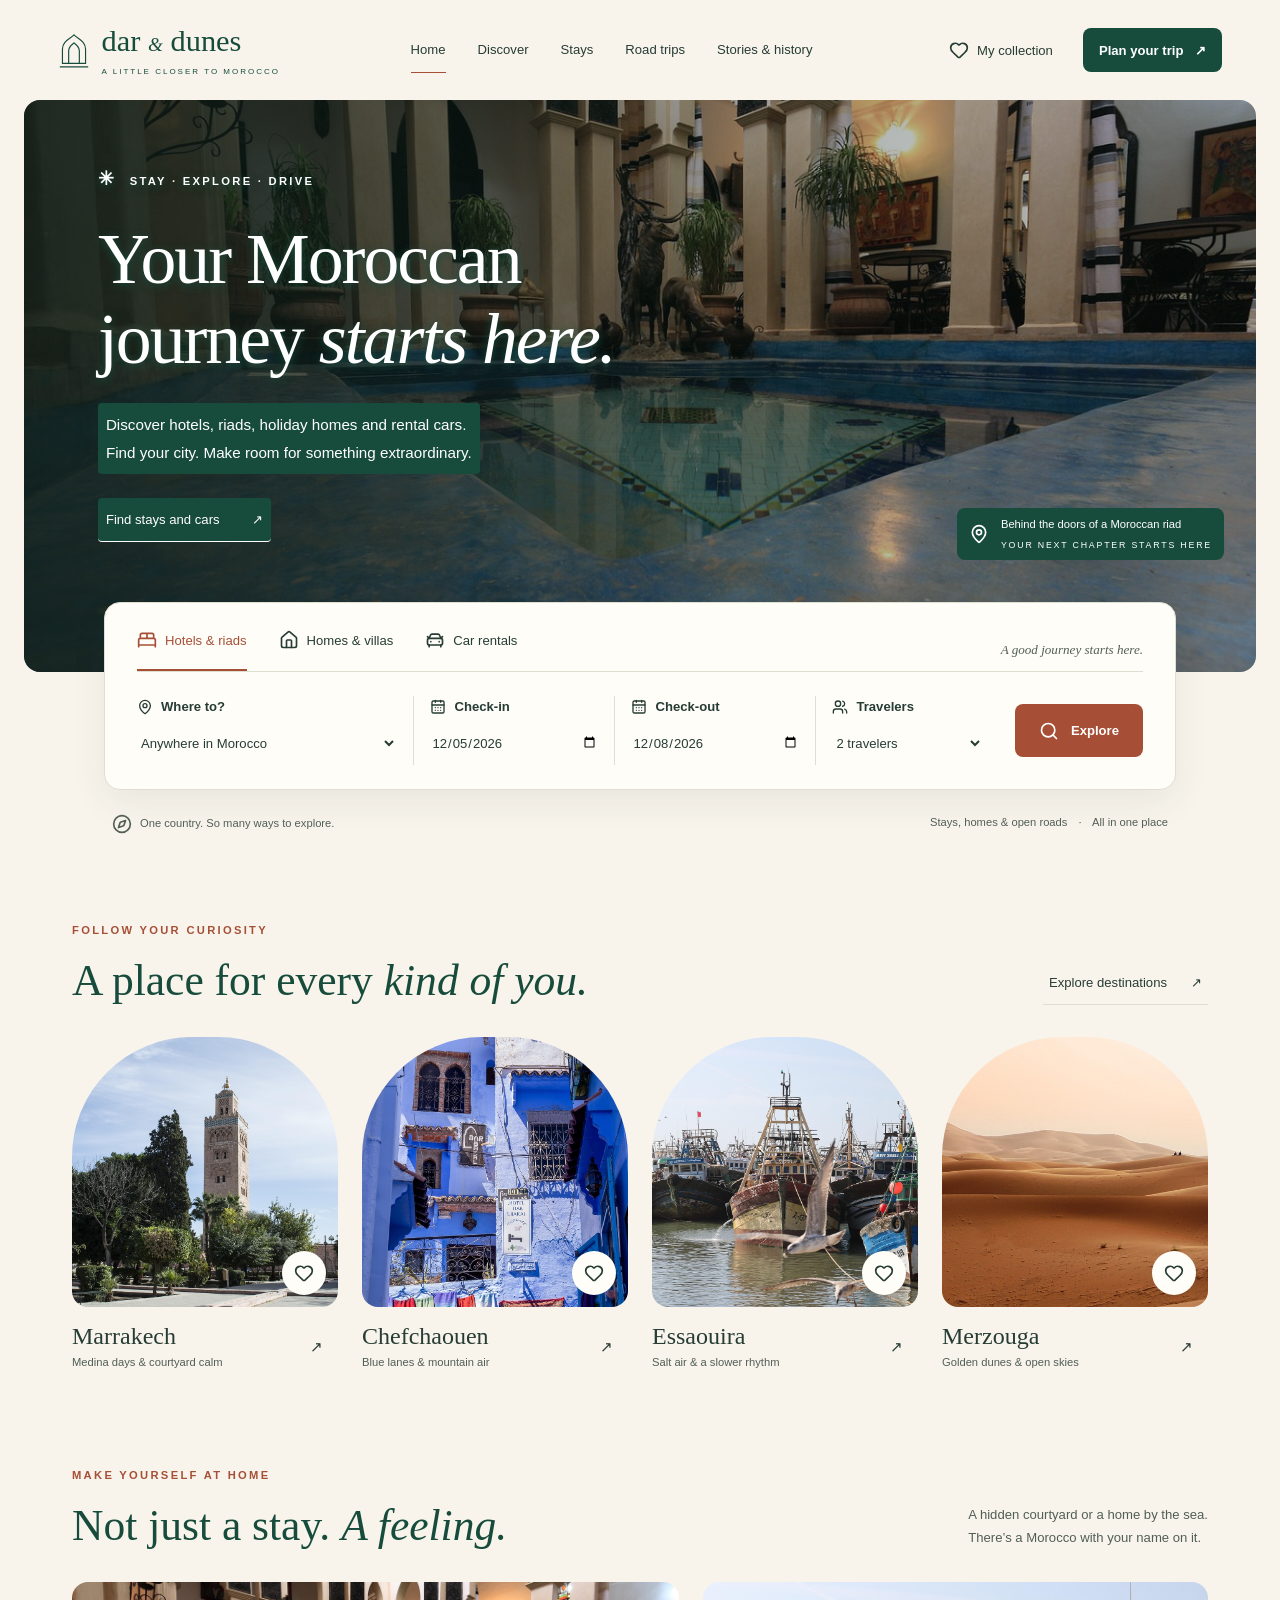
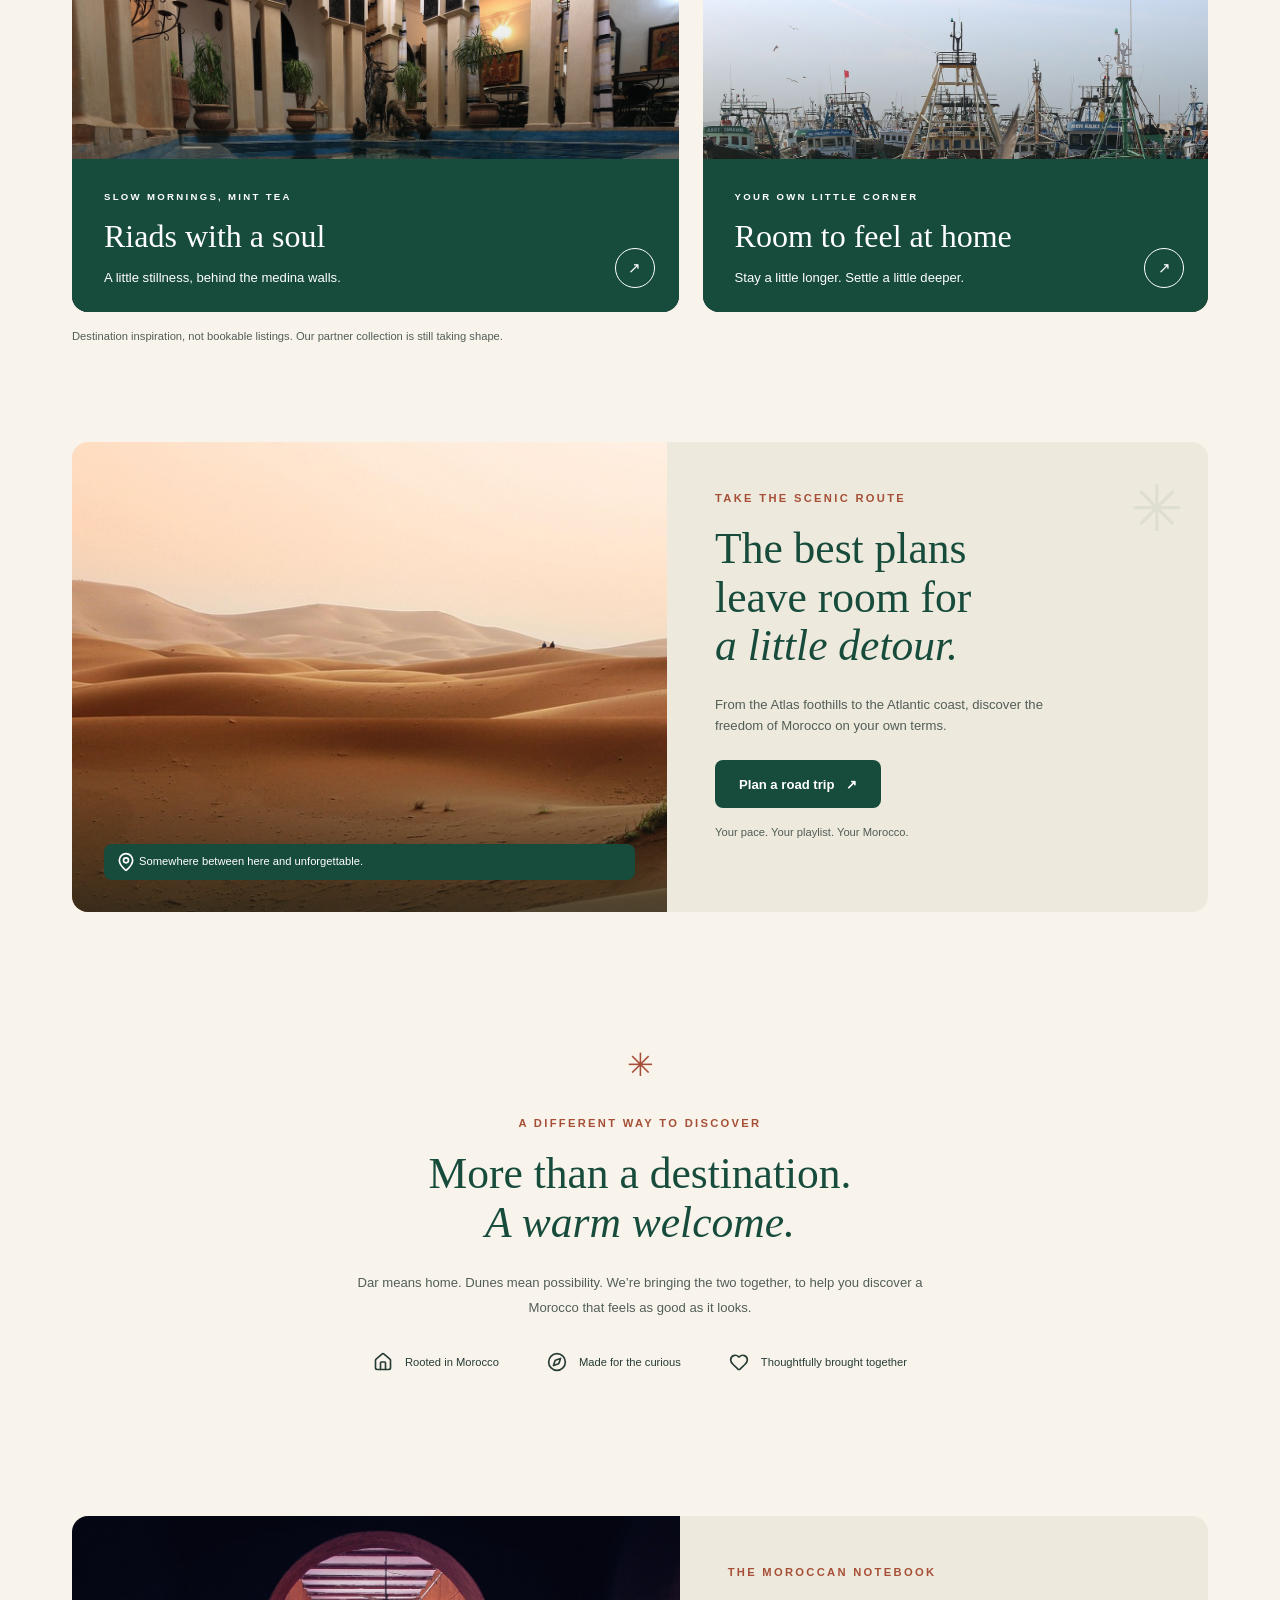
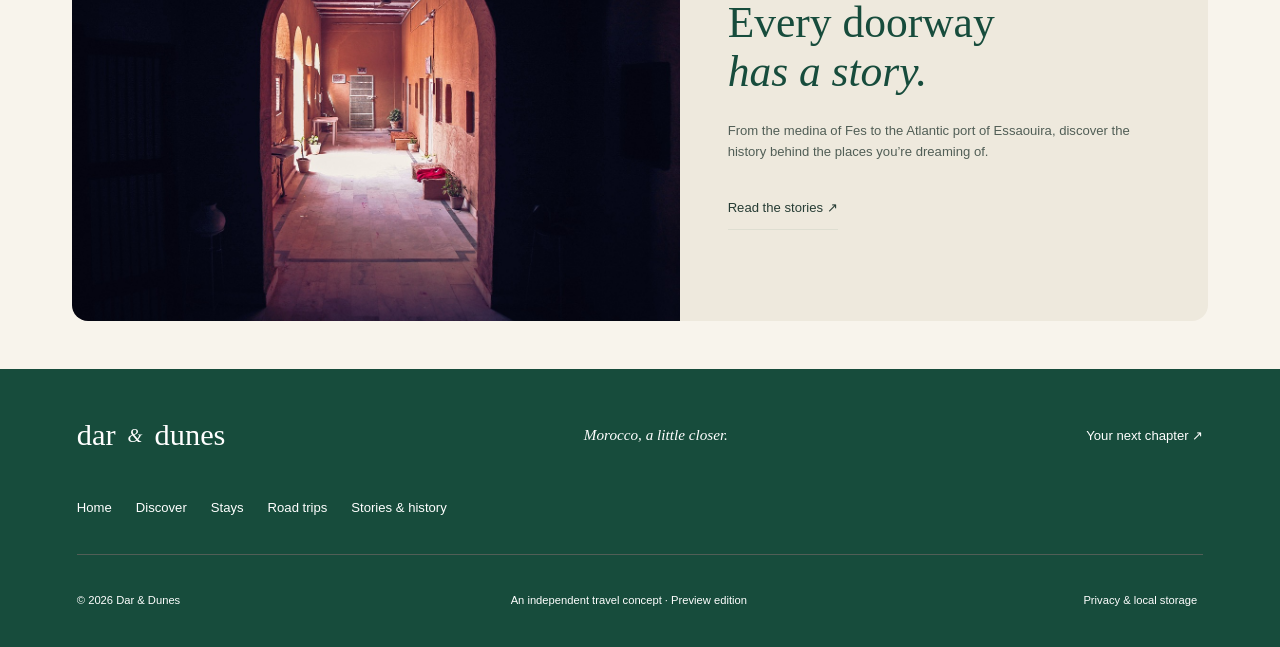
<file: index.html>
<!DOCTYPE html>
<html lang="en">
<head>
  <meta charset="UTF-8">
  <meta name="viewport" content="width=device-width, initial-scale=1">
  <meta name="theme-color" content="#254e43">
  <meta name="description" content="Find your own Morocco. Discover remarkable destinations and plan your next riad stay, holiday home or road trip with Dar & Dunes.">
  <title>Dar & Dunes — Morocco, a little closer</title>
  <link rel="icon" href="public/favicon.svg" type="image/svg+xml">
  <link rel="stylesheet" href="styles.css">
  <script src="app.js" defer></script>
  <script src="site.js" defer></script>
  <script src="motion.js" defer></script>
</head>
<body>
  <a class="skip-link" href="#main">Skip to content</a>
  <header class="site-header">
    <a class="brand" href="#" aria-label="Dar and Dunes home"><span class="brand-mark" aria-hidden="true"><svg viewBox="0 0 36 40"><path d="M5 35V19C5 10 13 8 18 3c5 5 13 7 13 16v16H5Z"/><path d="M12 35V21c0-5 4-7 6-9 2 2 6 4 6 9v14M2 39h32"/></svg></span><span>dar <i>&</i> dunes<small>A LITTLE CLOSER TO MOROCCO</small></span></a>
    <nav class="desktop-nav" aria-label="Main navigation"><a href="#discover" class="active">Discover Morocco</a><a href="#journeys">Find your stay</a><a href="#road-trip">On the road</a></nav>
    <div class="header-actions"><button class="saved-button" data-action="saved" aria-label="My collection"><span data-icon="heart"></span><span class="saved-label">My collection</span><span id="saved-count" class="count" hidden>0</span></button><a class="button small" href="#search">Plan your trip <span aria-hidden="true">↗</span></a><button class="menu-button icon-button" aria-label="Open menu" aria-expanded="false" aria-controls="mobile-nav"><span data-icon="menu"></span></button></div>
    <nav id="mobile-nav" class="mobile-nav" hidden aria-label="Mobile navigation"><a href="#discover">Discover Morocco</a><a href="#journeys">Find your stay</a><a href="#road-trip">On the road</a><button data-action="saved">My collection</button></nav>
  </header>
  <main id="main">
    <section class="hero" aria-labelledby="hero-title">
      <img class="hero-image" src="public/stock/marrakech-riad.jpg" width="1280" height="853" alt="Carved Moroccan arches surrounding a tranquil blue riad pool" fetchpriority="high">
      <div class="hero-shade"></div>
      <div class="hero-content"><p class="eyebrow light"><span class="little-star" aria-hidden="true">✳</span> STAY · EXPLORE · DRIVE</p><h1 id="hero-title">Your Moroccan<br>journey <em>starts here.</em></h1><p>Discover hotels, riads, holiday homes and rental cars.<br>Find your city. Make room for something extraordinary.</p><a class="hero-link" href="#search">Find stays and cars <span aria-hidden="true">↗</span></a></div>
      <div class="hero-location"><span data-icon="pin"></span><span>Behind the doors of a Moroccan riad<small>YOUR NEXT CHAPTER STARTS HERE</small></span></div>
      <div class="hero-index"><span>01</span><i></i><span>THE ART OF SLOW TRAVEL</span></div>
    </section>
    <section class="search-wrap" id="search" aria-label="Plan your Morocco trip">
      <div class="search-panel"><div class="search-top"><div class="search-tabs" role="tablist" aria-label="Trip type"><button role="tab" id="tab-hotels" aria-selected="true" aria-controls="search-form" data-type="Hotels & riads"><span data-icon="bed"></span>Hotels & riads</button><button role="tab" id="tab-homes" aria-selected="false" aria-controls="search-form" tabindex="-1" data-type="Homes & villas"><span data-icon="home"></span>Homes & villas</button><button role="tab" id="tab-cars" aria-selected="false" aria-controls="search-form" tabindex="-1" data-type="Car rentals"><span data-icon="car"></span>Car rentals</button></div><span class="search-note">A good journey starts here.</span></div>
      <form id="search-form" role="tabpanel" aria-labelledby="tab-hotels">
        <label class="field destination-field"><span class="field-label"><span data-icon="pin"></span><span id="destination-label">Where to?</span></span><select name="destination" aria-label="Destination"><option value="">Anywhere in Morocco</option><option value="Marrakech">Marrakech</option><option value="Chefchaouen">Chefchaouen</option><option value="Essaouira">Essaouira</option><option value="Merzouga">Merzouga</option><option value="Fes">Fes</option><option value="Casablanca">Casablanca</option><option value="Agadir">Agadir</option></select></label>
        <label class="field"><span class="field-label"><span data-icon="calendar"></span><span id="start-label">Check-in</span></span><input type="date" name="start" aria-label="Start date" required></label>
        <label class="field"><span class="field-label"><span data-icon="calendar"></span><span id="end-label">Check-out</span></span><input type="date" name="end" aria-label="End date" required></label>
        <label class="field guest-field"><span class="field-label"><span data-icon="users"></span><span id="guests-label">Travelers</span></span><select name="guests" aria-label="Travelers"><option value="1">1 traveler</option><option value="2" selected>2 travelers</option><option value="3">3 travelers</option><option value="4">4 travelers</option><option value="5">5 travelers</option><option value="6">6 travelers</option></select></label>
        <button class="button search-submit" type="submit"><span data-icon="search"></span>Explore</button><p class="form-error" id="form-error" role="alert" hidden></p>
      </form></div>
      <div class="under-search"><span><span data-icon="compass"></span>One country. So many ways to explore.</span><span>Stays, homes & open roads <i>·</i> All in one place</span></div>
    </section>
    <section class="section destinations" id="discover"><div class="section-heading"><div><p class="eyebrow">FOLLOW YOUR CURIOSITY</p><h2>A place for every <em>kind of you.</em></h2></div><button class="text-link" id="all-destinations">Explore destinations <span>↗</span></button></div><div class="destination-grid" id="destination-grid"></div></section>
    <section class="section journeys" id="journeys"><div class="section-heading"><div><p class="eyebrow">MAKE YOURSELF AT HOME</p><h2>Not just a stay. <em>A feeling.</em></h2></div><p class="heading-aside">A hidden courtyard or a home by the sea.<br>There’s a Morocco with your name on it.</p></div><div class="journey-grid"><a href="#search" class="journey-card" data-trip="Hotels & riads"><img src="public/stock/marrakech-riad.jpg" width="1280" height="853" alt="Traditional Moroccan riad with a blue courtyard pool" loading="lazy"><div class="journey-overlay"><span class="eyebrow light">SLOW MORNINGS, MINT TEA</span><h3>Riads with a soul</h3><p>A little stillness, behind the medina walls.</p></div><span class="round-arrow">↗</span></a><a href="#search" class="journey-card" data-trip="Homes & villas"><img src="public/stock/essaouira-coast.jpg" width="1280" height="867" alt="Fishing boats in the harbor of Essaouira" loading="lazy"><div class="journey-overlay"><span class="eyebrow light">YOUR OWN LITTLE CORNER</span><h3>Room to feel at home</h3><p>Stay a little longer. Settle a little deeper.</p></div><span class="round-arrow">↗</span></a></div><p class="inventory-note">Destination inspiration, not bookable listings. Our partner collection is still taking shape.</p></section>
    <section class="road-section" id="road-trip"><div class="road-image"><img src="public/stock/sahara-dunes.jpg" width="1280" height="495" alt="Golden sand dunes stretching across the Moroccan Sahara" loading="lazy"><span class="photo-caption"><span data-icon="pin"></span> Somewhere between here and unforgettable.</span></div><div class="road-copy"><span class="line-art" aria-hidden="true">✳</span><p class="eyebrow">TAKE THE SCENIC ROUTE</p><h2>The best plans<br>leave room for<br><em>a little detour.</em></h2><p>From the Atlas foothills to the Atlantic coast, discover the freedom of Morocco on your own terms.</p><a href="#search" class="button" data-trip="Car rentals">Plan a road trip <span>↗</span></a><small>Your pace. Your playlist. Your Morocco.</small></div></section>
    <section class="section philosophy"><span class="ornament" aria-hidden="true">✳</span><p class="eyebrow">A DIFFERENT WAY TO DISCOVER</p><h2>More than a destination.<br><em>A warm welcome.</em></h2><p>Dar means home. Dunes mean possibility. We’re bringing the two together, to help you discover a Morocco that feels as good as it looks.</p><div class="values"><span><span data-icon="home"></span>Rooted in Morocco</span><span><span data-icon="compass"></span>Made for the curious</span><span><span data-icon="heart"></span>Thoughtfully brought together</span></div></section>
    <section class="home-chapters" data-reveal><img src="public/stock/riad-courtyard.jpg" width="640" height="500" alt="Intricate Moroccan arches and a doorway" loading="lazy"><div><p class="eyebrow">THE MOROCCAN NOTEBOOK</p><h2>Every doorway<br><em>has a story.</em></h2><p>From the medina of Fes to the Atlantic port of Essaouira, discover the history behind the places you’re dreaming of.</p><a class="text-link" href="stories.html">Read the stories ↗</a></div></section>
  </main>
  <footer><div class="footer-top"><a class="brand footer-brand" href="#">dar <i>&</i> dunes</a><p>Morocco, a little closer.</p><a href="#search">Your next chapter <span>↗</span></a></div><div class="footer-bottom"><span>© <span id="year"></span> Dar & Dunes</span><span>An independent travel concept · Preview edition</span><button id="privacy-button">Privacy & local storage</button></div></footer>
  <dialog id="detail-dialog" aria-labelledby="dialog-title"><button class="dialog-close icon-button" aria-label="Close dialog"><span data-icon="close"></span></button><div id="dialog-body"></div></dialog>
  <div class="toast" id="toast" role="status" hidden></div>
</body>
</html>
</file>
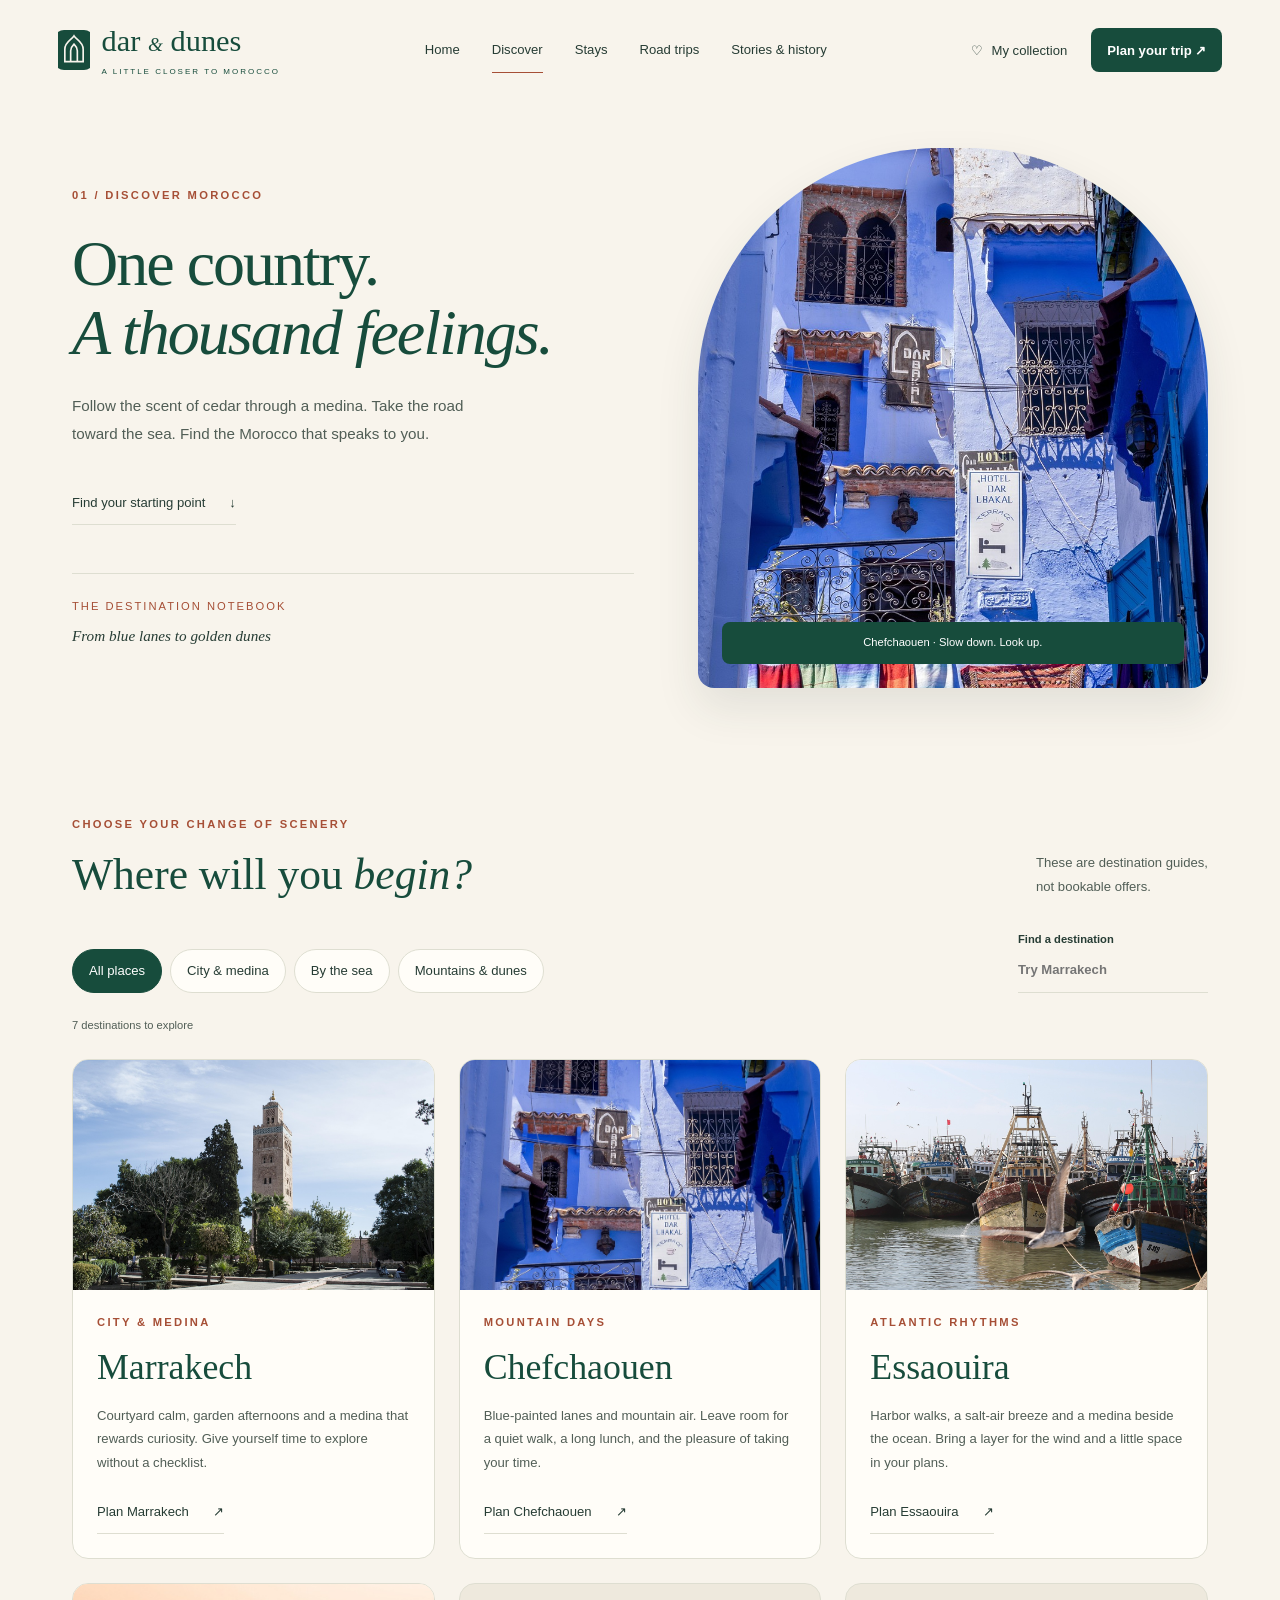
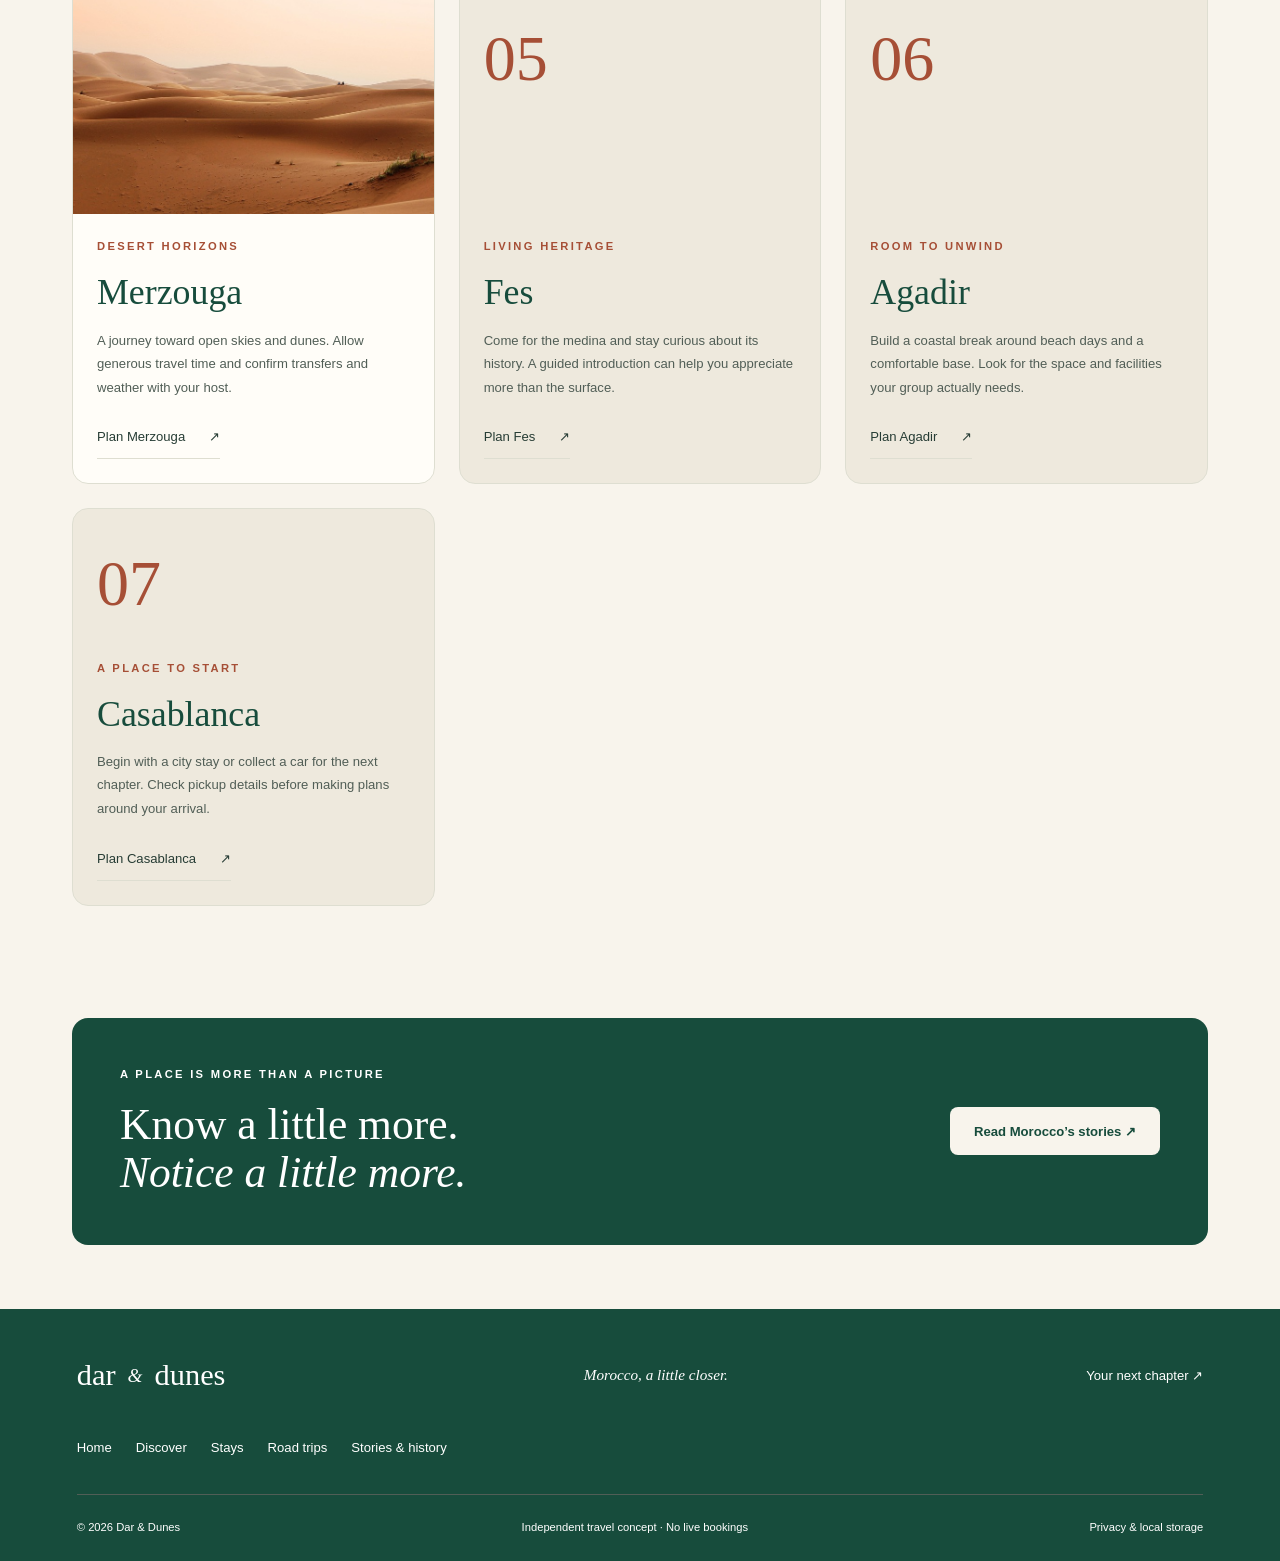
<file: discover.html>
<!DOCTYPE html>
<html lang="en">
<head><meta charset="UTF-8"><meta name="viewport" content="width=device-width,initial-scale=1"><meta name="theme-color" content="#174c3c"><meta name="description" content="Find your corner of Morocco: discover medinas, Atlantic towns, mountain lanes and desert horizons."><title>Discover Morocco — Dar & Dunes</title><link rel="icon" href="public/favicon.svg" type="image/svg+xml"><link rel="stylesheet" href="styles.css"><script src="site.js" defer></script><script src="motion.js" defer></script></head>
<body><a class="skip-link" href="#main">Skip to content</a><header class="site-header" data-site-header></header>
<main id="main">
<section class="editorial-hero section"><div class="editorial-intro" data-reveal><p class="eyebrow">01 / DISCOVER MOROCCO</p><h1>One country.<br><em>A thousand feelings.</em></h1><p>Follow the scent of cedar through a medina. Take the road toward the sea. Find the Morocco that speaks to you.</p><a class="text-link" href="#destinations">Find your starting point <span aria-hidden="true">↓</span></a><div class="chapter-note"><span>THE DESTINATION NOTEBOOK</span><span>From blue lanes to golden dunes</span></div></div><figure class="editorial-photo arch-photo" data-tilt><img src="public/stock/blue-city.jpg" width="600" height="700" alt="Blue-painted streets in Chefchaouen" fetchpriority="high"><figcaption>Chefchaouen · Slow down. Look up.</figcaption></figure></section>
<section class="section" id="destinations"><div class="section-heading"><div><p class="eyebrow">CHOOSE YOUR CHANGE OF SCENERY</p><h2>Where will you <em>begin?</em></h2></div><p class="heading-aside">These are destination guides,<br>not bookable offers.</p></div>
<div class="discovery-controls"><div class="filter-group" role="group" aria-label="Filter destinations"><button class="filter-chip" data-filter="all" aria-pressed="true">All places</button><button class="filter-chip" data-filter="city" aria-pressed="false">City & medina</button><button class="filter-chip" data-filter="coast" aria-pressed="false">By the sea</button><button class="filter-chip" data-filter="nature" aria-pressed="false">Mountains & dunes</button></div><label class="search-destinations" for="destination-search">Find a destination<input id="destination-search" type="search" placeholder="Try Marrakech" autocomplete="off"></label></div><p id="filter-status" class="result-count" role="status"></p>
<div class="guide-grid">
<article class="guide-card" data-region="city" data-tilt><img src="public/stock/marrakech-city.jpg" width="600" height="400" alt="Marrakech city rooftops" loading="lazy"><div class="guide-copy"><p class="eyebrow">CITY & MEDINA</p><h3>Marrakech</h3><p>Courtyard calm, garden afternoons and a medina that rewards curiosity. Give yourself time to explore without a checklist.</p><a class="text-link" href="index.html?destination=Marrakech#search">Plan Marrakech <span aria-hidden="true">↗</span></a></div></article>
<article class="guide-card" data-region="nature" data-tilt><img src="public/stock/blue-city.jpg" width="600" height="400" alt="The blue lanes of Chefchaouen" loading="lazy"><div class="guide-copy"><p class="eyebrow">MOUNTAIN DAYS</p><h3>Chefchaouen</h3><p>Blue-painted lanes and mountain air. Leave room for a quiet walk, a long lunch, and the pleasure of taking your time.</p><a class="text-link" href="index.html?destination=Chefchaouen#search">Plan Chefchaouen <span aria-hidden="true">↗</span></a></div></article>
<article class="guide-card" data-region="coast" data-tilt><img src="public/stock/essaouira-coast.jpg" width="600" height="400" alt="Boats in the harbor at Essaouira" loading="lazy"><div class="guide-copy"><p class="eyebrow">ATLANTIC RHYTHMS</p><h3>Essaouira</h3><p>Harbor walks, a salt-air breeze and a medina beside the ocean. Bring a layer for the wind and a little space in your plans.</p><a class="text-link" href="index.html?destination=Essaouira&type=homes#search">Plan Essaouira <span aria-hidden="true">↗</span></a></div></article>
<article class="guide-card" data-region="nature" data-tilt><img src="public/stock/sahara-dunes.jpg" width="600" height="400" alt="Golden sand dunes in the Moroccan desert" loading="lazy"><div class="guide-copy"><p class="eyebrow">DESERT HORIZONS</p><h3>Merzouga</h3><p>A journey toward open skies and dunes. Allow generous travel time and confirm transfers and weather with your host.</p><a class="text-link" href="index.html?destination=Merzouga#search">Plan Merzouga <span aria-hidden="true">↗</span></a></div></article>
<article class="guide-card text-guide" data-region="city"><div class="place-number" aria-hidden="true">05</div><div class="guide-copy"><p class="eyebrow">LIVING HERITAGE</p><h3>Fes</h3><p>Come for the medina and stay curious about its history. A guided introduction can help you appreciate more than the surface.</p><a class="text-link" href="index.html?destination=Fes#search">Plan Fes <span aria-hidden="true">↗</span></a></div></article>
<article class="guide-card text-guide" data-region="coast"><div class="place-number" aria-hidden="true">06</div><div class="guide-copy"><p class="eyebrow">ROOM TO UNWIND</p><h3>Agadir</h3><p>Build a coastal break around beach days and a comfortable base. Look for the space and facilities your group actually needs.</p><a class="text-link" href="index.html?destination=Agadir&type=homes#search">Plan Agadir <span aria-hidden="true">↗</span></a></div></article>
<article class="guide-card text-guide" data-region="city"><div class="place-number" aria-hidden="true">07</div><div class="guide-copy"><p class="eyebrow">A PLACE TO START</p><h3>Casablanca</h3><p>Begin with a city stay or collect a car for the next chapter. Check pickup details before making plans around your arrival.</p><a class="text-link" href="index.html?destination=Casablanca&type=cars#search">Plan Casablanca <span aria-hidden="true">↗</span></a></div></article>
</div><div id="no-destinations" class="empty-panel" hidden><h3>No destinations match yet.</h3><p>Try another name or explore all seven destinations.</p><button id="reset-destinations" class="button secondary">Show all destinations</button></div>
</section>
<section class="chapter-banner section" data-reveal><div><p class="eyebrow light">A PLACE IS MORE THAN A PICTURE</p><h2>Know a little more.<br><em>Notice a little more.</em></h2></div><a class="button paper-button" href="stories.html">Read Morocco’s stories ↗</a></section>
</main><footer data-site-footer></footer></body></html>
</file>
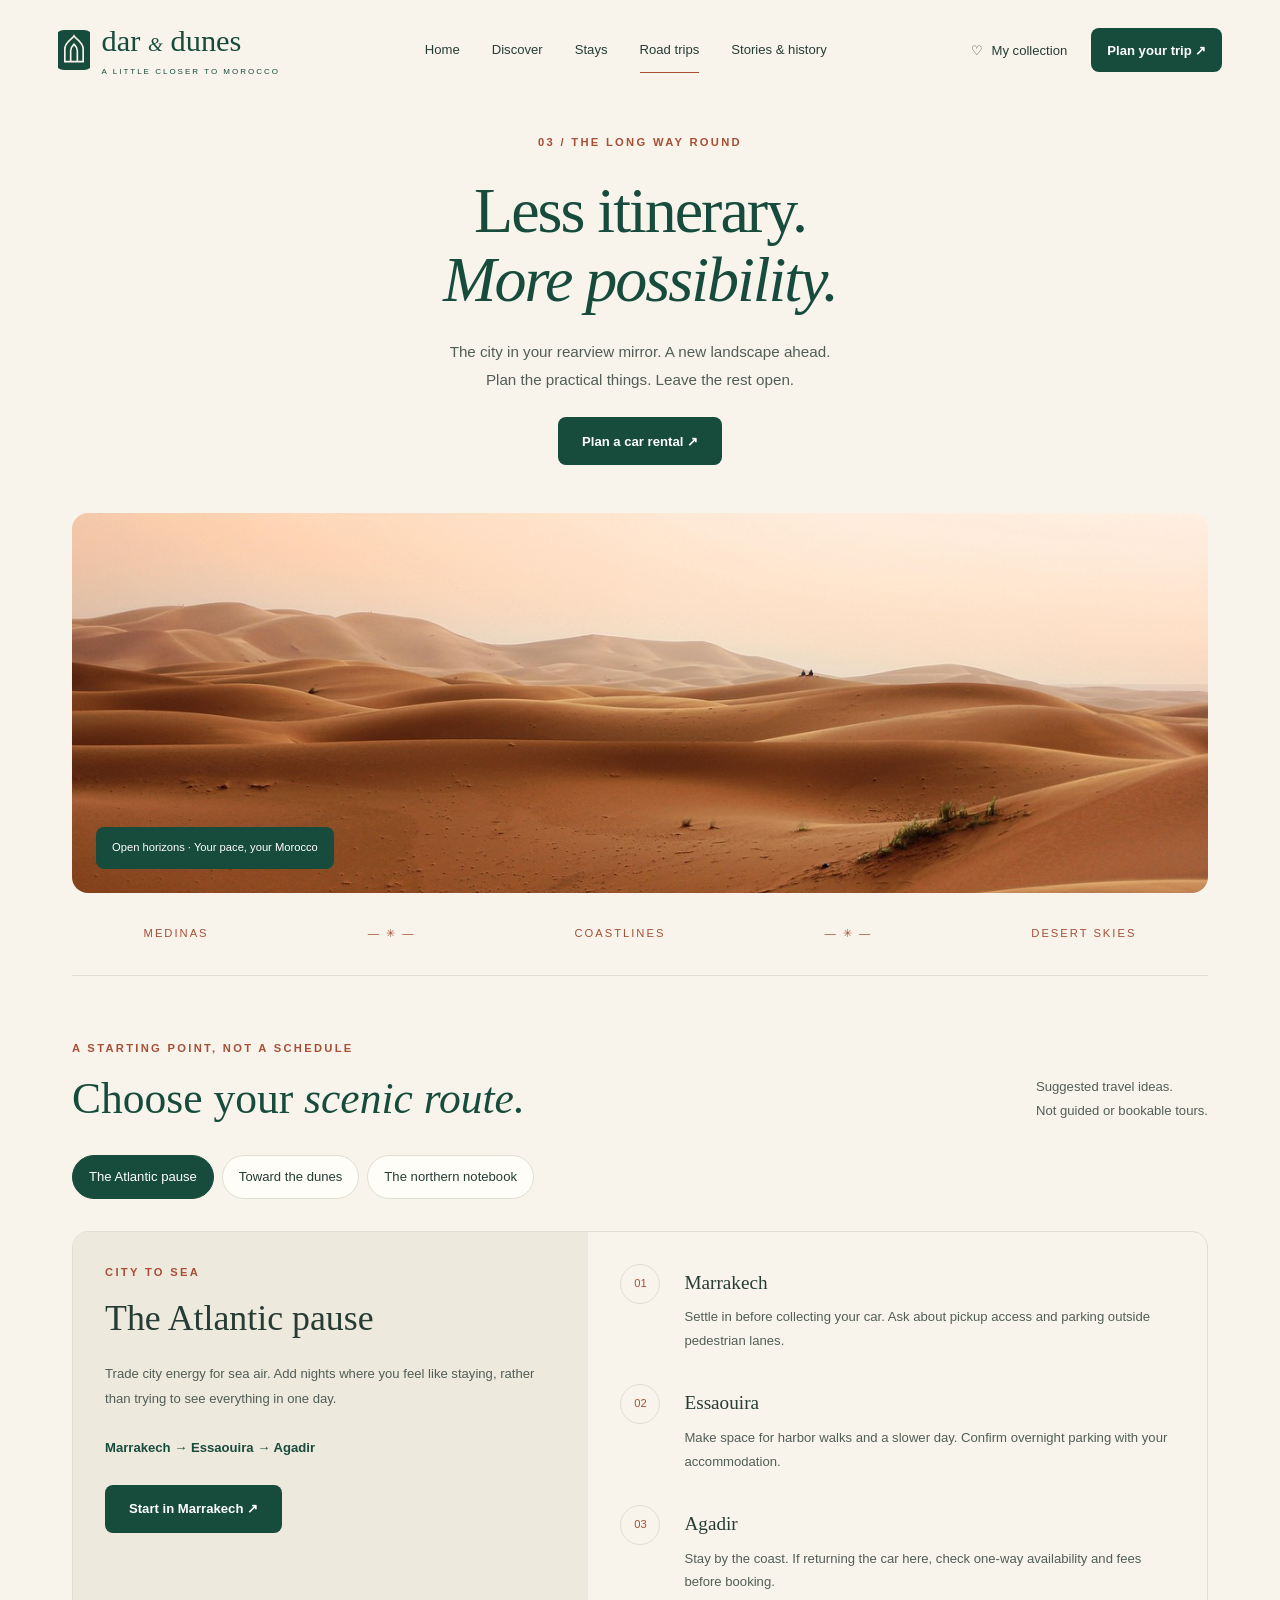
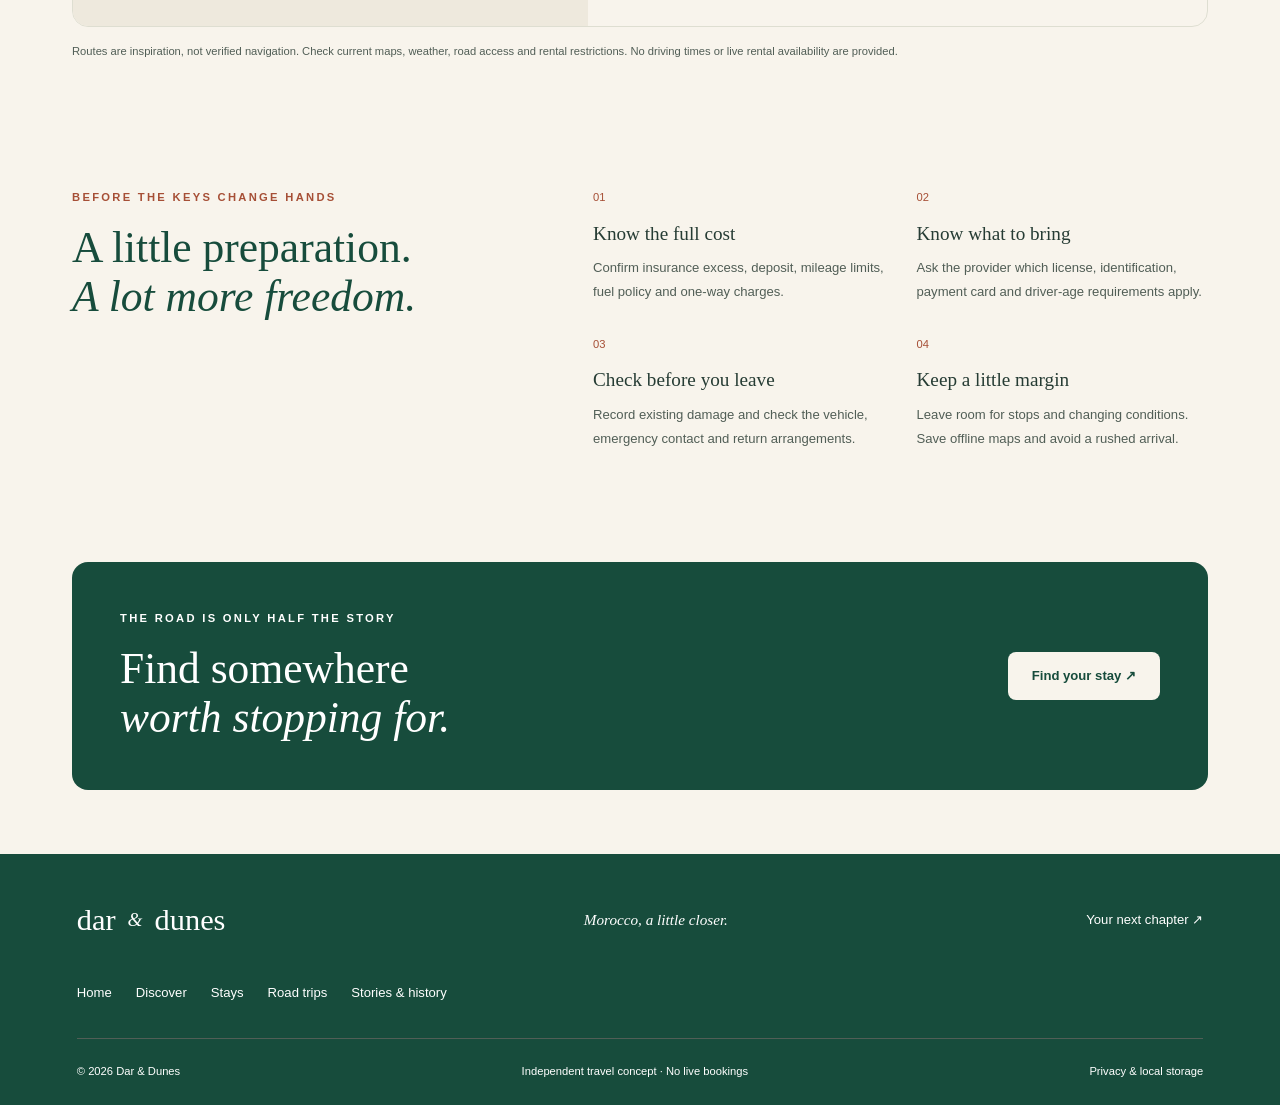
<file: road-trips.html>
<!DOCTYPE html>
<html lang="en"><head><meta charset="UTF-8"><meta name="viewport" content="width=device-width,initial-scale=1"><meta name="theme-color" content="#174c3c"><meta name="description" content="Explore Morocco road-trip ideas and prepare a car rental plan, from the Atlantic coast to desert horizons."><title>On the Road — Dar & Dunes</title><link rel="icon" href="public/favicon.svg" type="image/svg+xml"><link rel="stylesheet" href="styles.css"><script src="site.js" defer></script><script src="motion.js" defer></script></head><body><a class="skip-link" href="#main">Skip to content</a><header class="site-header" data-site-header></header>
<main id="main"><section class="road-hero section"><div data-reveal><p class="eyebrow">03 / THE LONG WAY ROUND</p><h1>Less itinerary.<br><em>More possibility.</em></h1><p>The city in your rearview mirror. A new landscape ahead.<br>Plan the practical things. Leave the rest open.</p><a class="button" href="index.html?type=cars#search">Plan a car rental ↗</a></div><figure class="wide-landscape"><img src="public/stock/sahara-dunes.jpg" width="1280" height="495" alt="Rolling golden dunes in Morocco" fetchpriority="high"><figcaption>Open horizons · Your pace, your Morocco</figcaption></figure><div class="road-ribbon"><span>MEDINAS</span><span aria-hidden="true">— ✳ —</span><span>COASTLINES</span><span aria-hidden="true">— ✳ —</span><span>DESERT SKIES</span></div></section>
<section class="section route-section"><div class="section-heading"><div><p class="eyebrow">A STARTING POINT, NOT A SCHEDULE</p><h2>Choose your <em>scenic route.</em></h2></div><p class="heading-aside">Suggested travel ideas.<br>Not guided or bookable tours.</p></div><div class="filter-group route-choices" role="group" aria-label="Choose a route"><button class="filter-chip" data-route-choice="coast" aria-pressed="true">The Atlantic pause</button><button class="filter-chip" data-route-choice="desert" aria-pressed="false">Toward the dunes</button><button class="filter-chip" data-route-choice="north" aria-pressed="false">The northern notebook</button></div>
<div class="route-panel" data-route-panel="coast"><div class="route-overview"><p class="eyebrow">CITY TO SEA</p><h3>The Atlantic pause</h3><p>Trade city energy for sea air. Add nights where you feel like staying, rather than trying to see everything in one day.</p><p class="route-stops">Marrakech → Essaouira → Agadir</p><a class="button" href="index.html?destination=Marrakech&type=cars#search">Start in Marrakech ↗</a></div><ol class="route-timeline"><li><span>01</span><div><h3>Marrakech</h3><p>Settle in before collecting your car. Ask about pickup access and parking outside pedestrian lanes.</p></div></li><li><span>02</span><div><h3>Essaouira</h3><p>Make space for harbor walks and a slower day. Confirm overnight parking with your accommodation.</p></div></li><li><span>03</span><div><h3>Agadir</h3><p>Stay by the coast. If returning the car here, check one-way availability and fees before booking.</p></div></li></ol></div>
<div class="route-panel" data-route-panel="desert" hidden><div class="route-overview"><p class="eyebrow">A JOURNEY, NOT A DAY TRIP</p><h3>Toward the dunes</h3><p>Build in overnight stops and daylight driving. Ask local hosts about current road and weather conditions before each leg.</p><p class="route-stops">Marrakech → Ouarzazate → Merzouga</p><a class="button" href="index.html?destination=Marrakech&type=cars#search">Plan the desert journey ↗</a></div><ol class="route-timeline"><li><span>01</span><div><h3>Marrakech</h3><p>Review the rental agreement and plan a manageable first driving day rather than rushing toward the desert.</p></div></li><li><span>02</span><div><h3>Ouarzazate</h3><p>Use an overnight stop to break the journey. Recheck onward driving times with current maps.</p></div></li><li><span>03</span><div><h3>Merzouga</h3><p>Arrange the final transfer with your host. Do not take a standard rental car onto sand or unapproved roads.</p></div></li></ol></div>
<div class="route-panel" data-route-panel="north" hidden><div class="route-overview"><p class="eyebrow">CITIES, THEN MOUNTAIN AIR</p><h3>The northern notebook</h3><p>Pair time in the medina with a quieter mountain-town stay. Keep driving days separate from your most ambitious sightseeing plans.</p><p class="route-stops">Casablanca → Fes → Chefchaouen</p><a class="button" href="index.html?destination=Casablanca&type=cars#search">Start in Casablanca ↗</a></div><ol class="route-timeline"><li><span>01</span><div><h3>Casablanca</h3><p>Confirm the exact collection point and allow time after your arrival before driving.</p></div></li><li><span>02</span><div><h3>Fes</h3><p>Stay long enough for a medina visit. Ask your host where to leave the car and how to reach your accommodation.</p></div></li><li><span>03</span><div><h3>Chefchaouen</h3><p>Take mountain roads at a comfortable pace. Check road conditions and leave plenty of daylight.</p></div></li></ol></div>
<p class="inventory-note">Routes are inspiration, not verified navigation. Check current maps, weather, road access and rental restrictions. No driving times or live rental availability are provided.</p></section>
<section class="section road-checklist" data-reveal><div><p class="eyebrow">BEFORE THE KEYS CHANGE HANDS</p><h2>A little preparation.<br><em>A lot more freedom.</em></h2></div><div class="checklist-grid"><article><span>01</span><h3>Know the full cost</h3><p>Confirm insurance excess, deposit, mileage limits, fuel policy and one-way charges.</p></article><article><span>02</span><h3>Know what to bring</h3><p>Ask the provider which license, identification, payment card and driver-age requirements apply.</p></article><article><span>03</span><h3>Check before you leave</h3><p>Record existing damage and check the vehicle, emergency contact and return arrangements.</p></article><article><span>04</span><h3>Keep a little margin</h3><p>Leave room for stops and changing conditions. Save offline maps and avoid a rushed arrival.</p></article></div></section>
<section class="chapter-banner section"><div><p class="eyebrow light">THE ROAD IS ONLY HALF THE STORY</p><h2>Find somewhere<br><em>worth stopping for.</em></h2></div><a class="button paper-button" href="stays.html">Find your stay ↗</a></section></main><footer data-site-footer></footer></body></html>
</file>
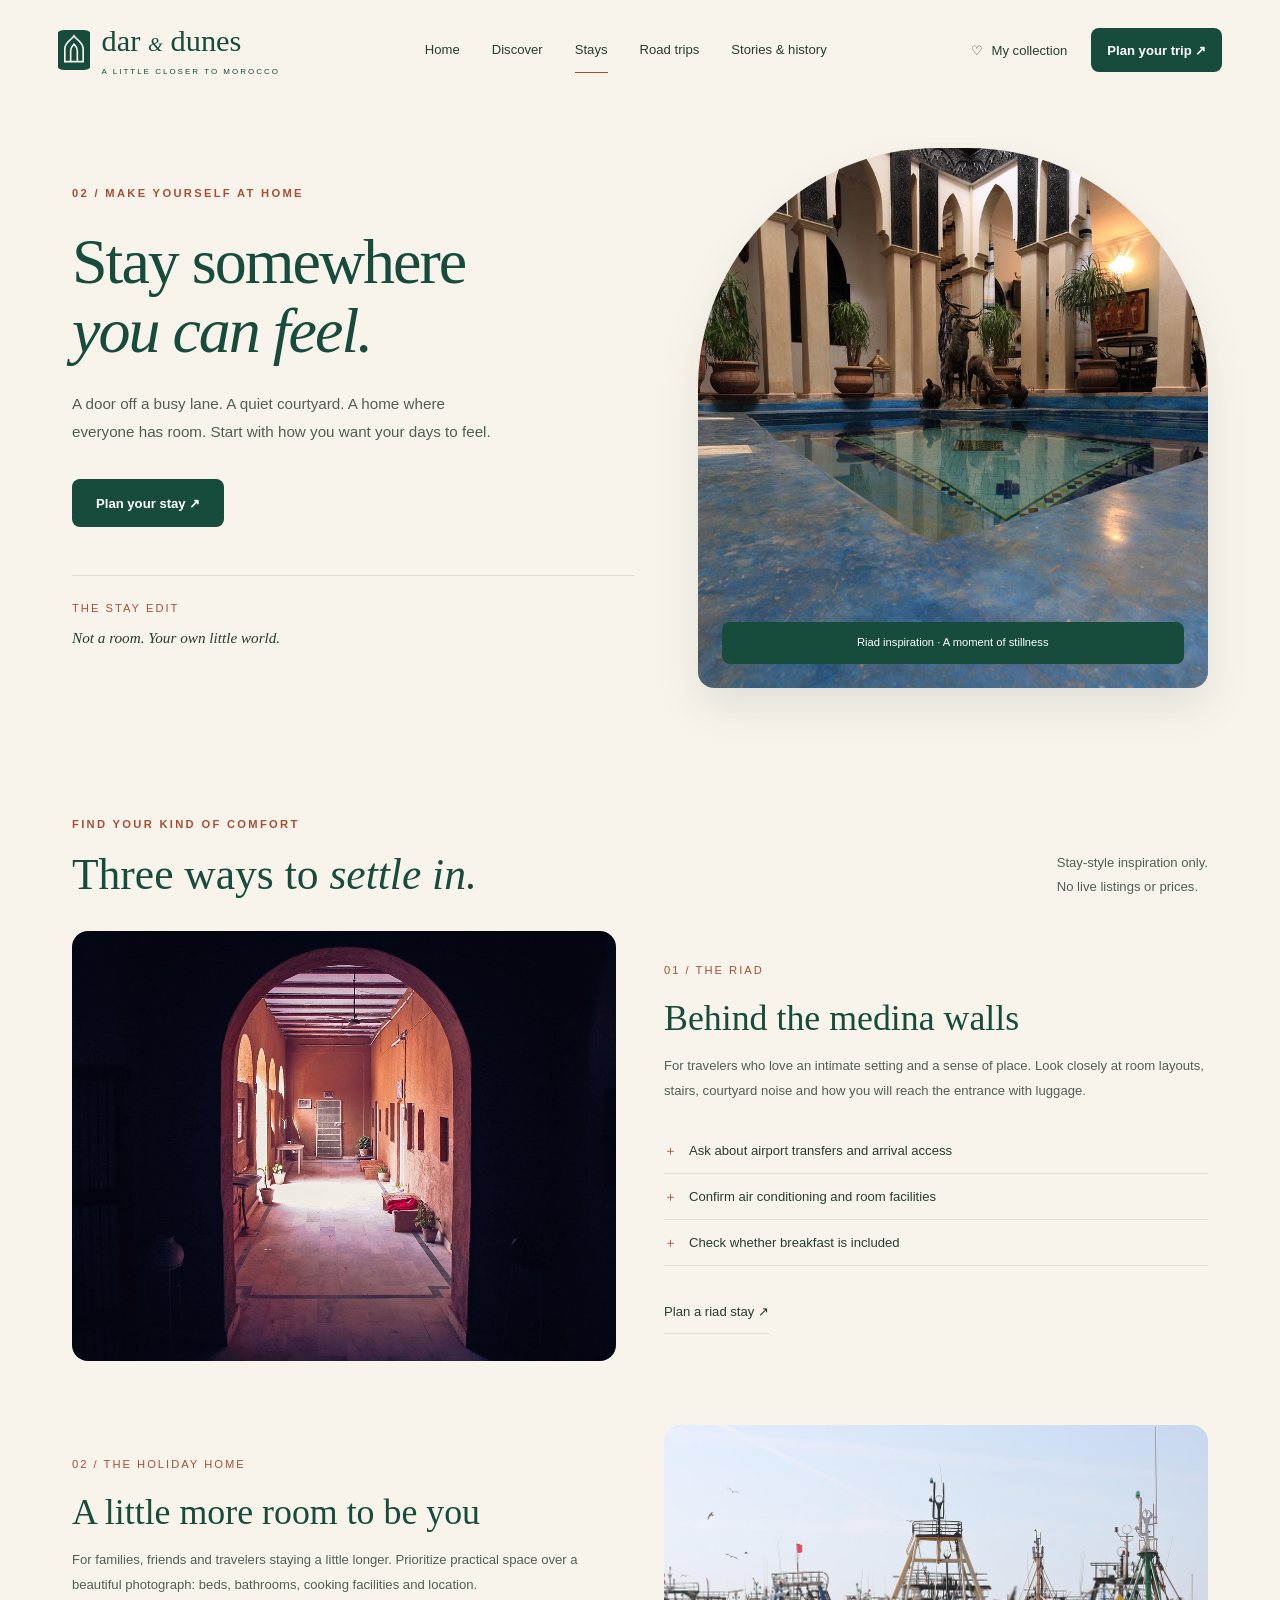
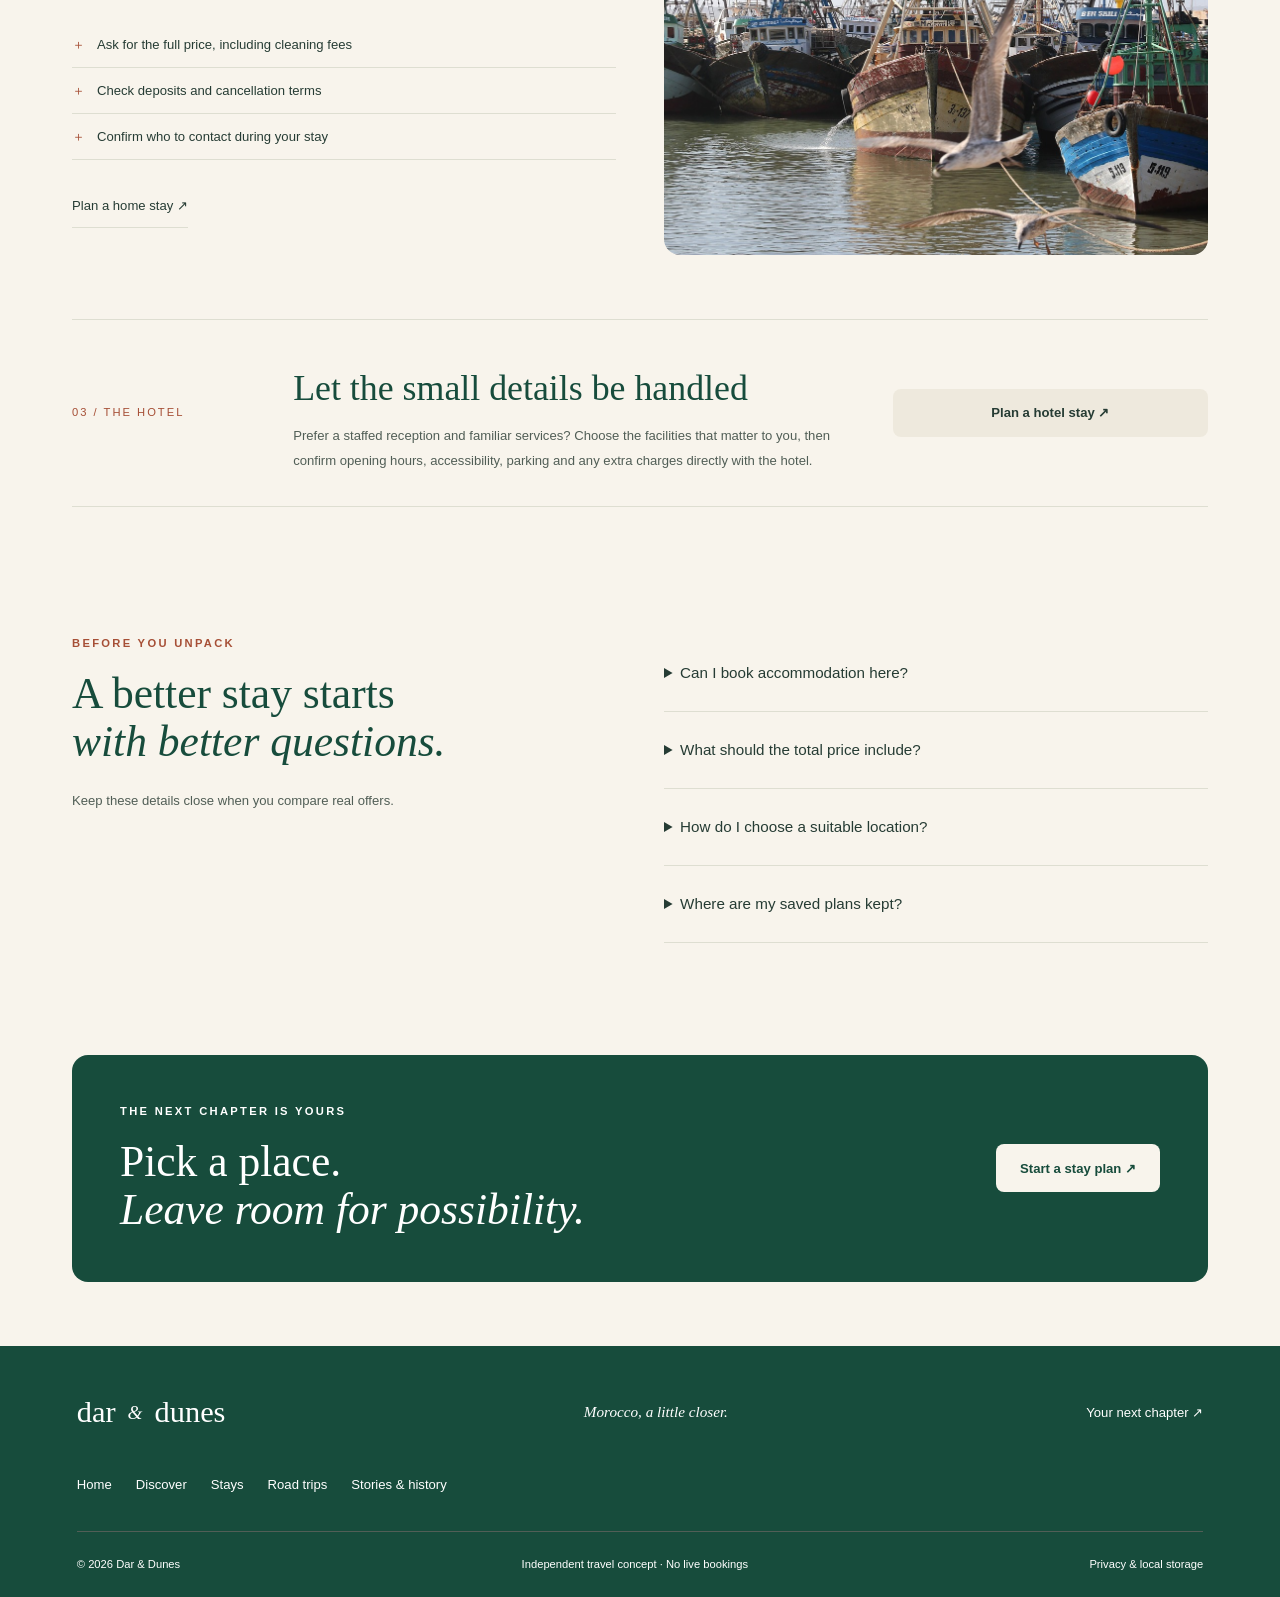
<file: stays.html>
<!DOCTYPE html>
<html lang="en"><head><meta charset="UTF-8"><meta name="viewport" content="width=device-width,initial-scale=1"><meta name="theme-color" content="#174c3c"><meta name="description" content="Choose your Morocco stay: a medina riad, hotel or holiday home. Understand the details before planning."><title>Find Your Stay — Dar & Dunes</title><link rel="icon" href="public/favicon.svg" type="image/svg+xml"><link rel="stylesheet" href="styles.css"><script src="site.js" defer></script><script src="motion.js" defer></script></head><body><a class="skip-link" href="#main">Skip to content</a><header class="site-header" data-site-header></header>
<main id="main"><section class="editorial-hero section"><div class="editorial-intro" data-reveal><p class="eyebrow">02 / MAKE YOURSELF AT HOME</p><h1>Stay somewhere<br><em>you can feel.</em></h1><p>A door off a busy lane. A quiet courtyard. A home where everyone has room. Start with how you want your days to feel.</p><a class="button" href="index.html#search">Plan your stay ↗</a><div class="chapter-note"><span>THE STAY EDIT</span><span>Not a room. Your own little world.</span></div></div><figure class="editorial-photo arch-photo" data-tilt><img src="public/stock/marrakech-riad.jpg" width="600" height="700" alt="Moroccan riad arches around a courtyard pool" fetchpriority="high"><figcaption>Riad inspiration · A moment of stillness</figcaption></figure></section>
<section class="section"><div class="section-heading"><div><p class="eyebrow">FIND YOUR KIND OF COMFORT</p><h2>Three ways to <em>settle in.</em></h2></div><p class="heading-aside">Stay-style inspiration only.<br>No live listings or prices.</p></div>
<div class="stay-editorial" data-reveal><img src="public/stock/riad-courtyard.jpg" width="640" height="480" alt="Ornate Moroccan doorway and architectural details" loading="lazy"><div><span class="editorial-number">01 / THE RIAD</span><h3>Behind the medina walls</h3><p>For travelers who love an intimate setting and a sense of place. Look closely at room layouts, stairs, courtyard noise and how you will reach the entrance with luggage.</p><ul class="detail-list"><li>Ask about airport transfers and arrival access</li><li>Confirm air conditioning and room facilities</li><li>Check whether breakfast is included</li></ul><a class="text-link" href="index.html?destination=Marrakech&type=hotels#search">Plan a riad stay ↗</a></div></div>
<div class="stay-editorial reverse" data-reveal><img src="public/stock/essaouira-coast.jpg" width="640" height="480" alt="Essaouira harbor, inspiration for a coastal stay" loading="lazy"><div><span class="editorial-number">02 / THE HOLIDAY HOME</span><h3>A little more room to be you</h3><p>For families, friends and travelers staying a little longer. Prioritize practical space over a beautiful photograph: beds, bathrooms, cooking facilities and location.</p><ul class="detail-list"><li>Ask for the full price, including cleaning fees</li><li>Check deposits and cancellation terms</li><li>Confirm who to contact during your stay</li></ul><a class="text-link" href="index.html?destination=Agadir&type=homes#search">Plan a home stay ↗</a></div></div>
<div class="stay-note" data-reveal><span class="editorial-number">03 / THE HOTEL</span><div><h3>Let the small details be handled</h3><p>Prefer a staffed reception and familiar services? Choose the facilities that matter to you, then confirm opening hours, accessibility, parking and any extra charges directly with the hotel.</p></div><a class="button secondary" href="index.html?type=hotels#search">Plan a hotel stay ↗</a></div>
</section>
<section class="section faq-section"><div><p class="eyebrow">BEFORE YOU UNPACK</p><h2>A better stay starts<br><em>with better questions.</em></h2><p>Keep these details close when you compare real offers.</p></div><div class="faq-list"><details><summary>Can I book accommodation here?</summary><p>Not yet. Dar & Dunes is a travel-planning preview. You can save a destination and trip dates, but availability, prices and reservations are not connected.</p></details><details><summary>What should the total price include?</summary><p>Ask the provider to list the room or rental cost, taxes, cleaning charges, service fees and optional extras. Clarify which amounts are refundable and when payment is due.</p></details><details><summary>How do I choose a suitable location?</summary><p>Think about arrival access, walking distances and what you want to do. Ask the host about stairs, parking and step-free access instead of relying on the map alone.</p></details><details><summary>Where are my saved plans kept?</summary><p>Your collection is stored in this browser, not in an online account. It does not sync across devices. Clearing site data will remove it.</p></details></div></section>
<section class="chapter-banner section" data-reveal><div><p class="eyebrow light">THE NEXT CHAPTER IS YOURS</p><h2>Pick a place.<br><em>Leave room for possibility.</em></h2></div><a class="button paper-button" href="index.html#search">Start a stay plan ↗</a></section></main><footer data-site-footer></footer></body></html>
</file>
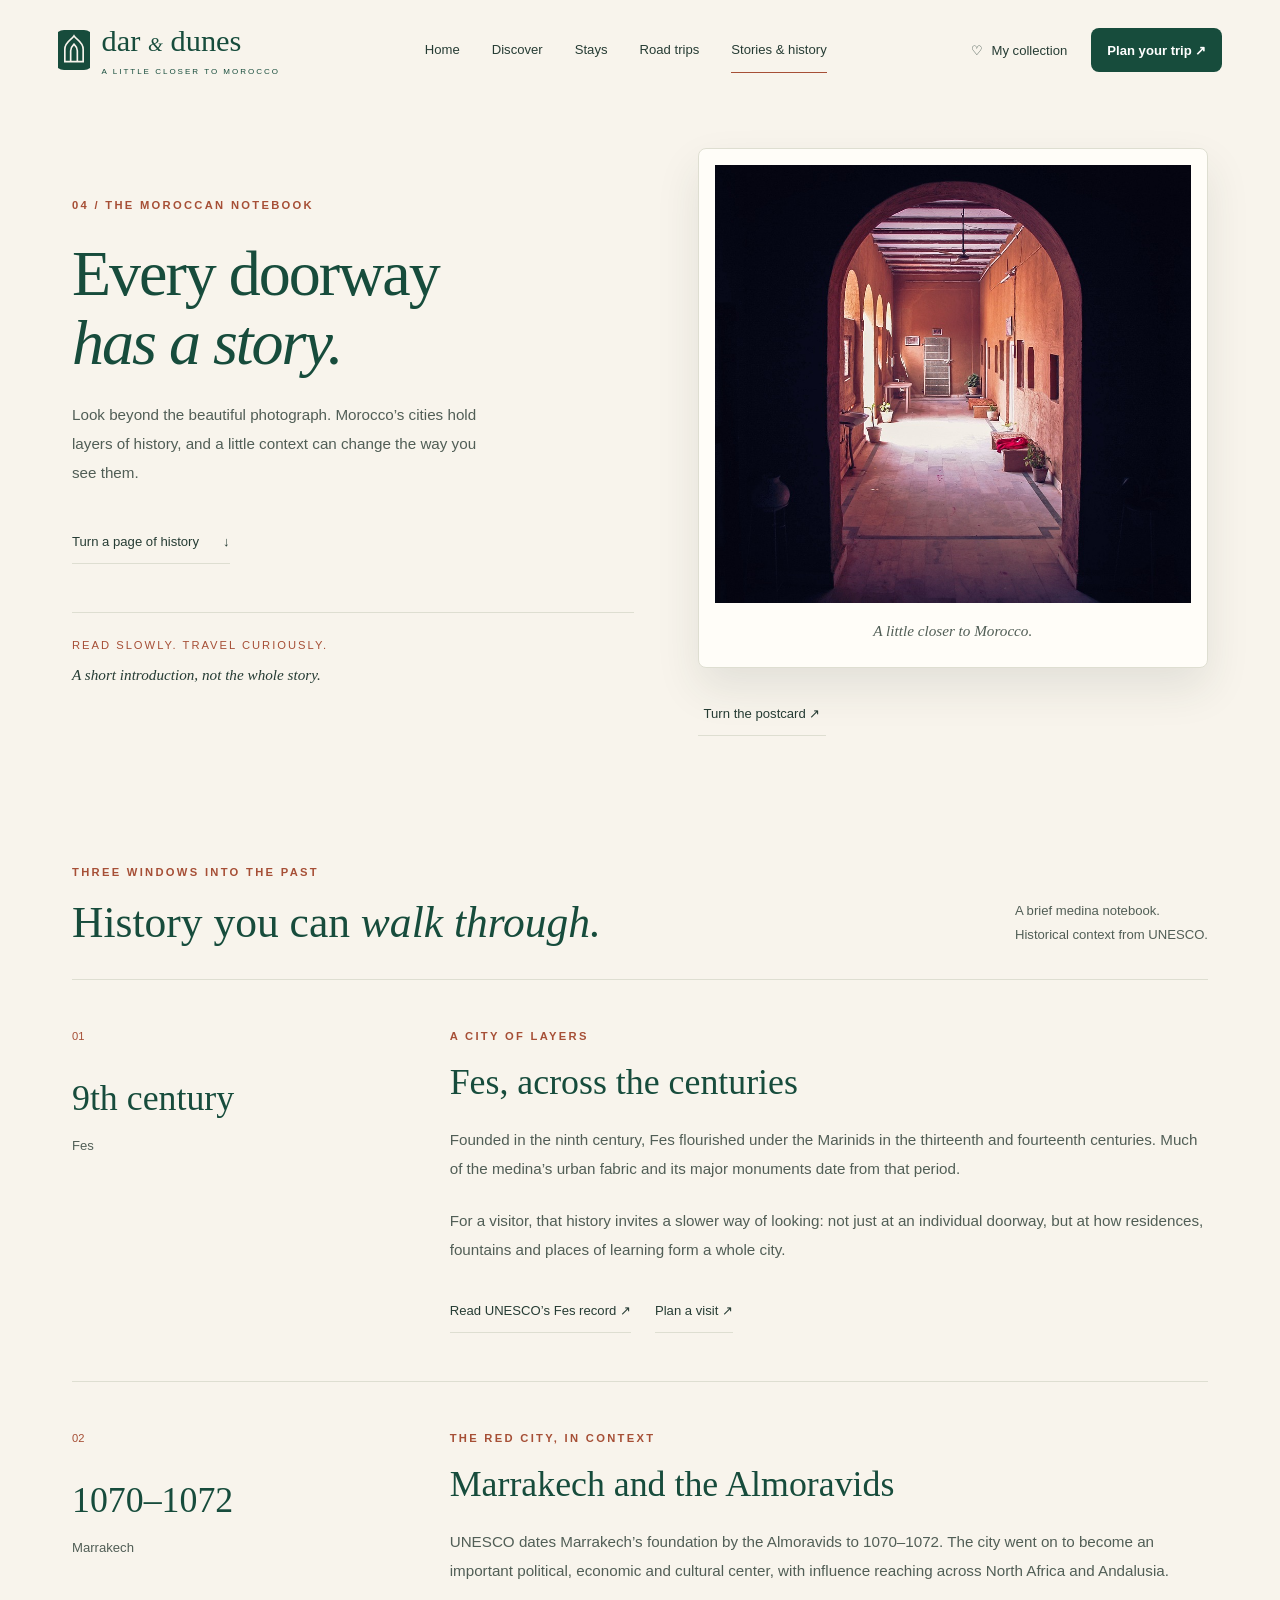
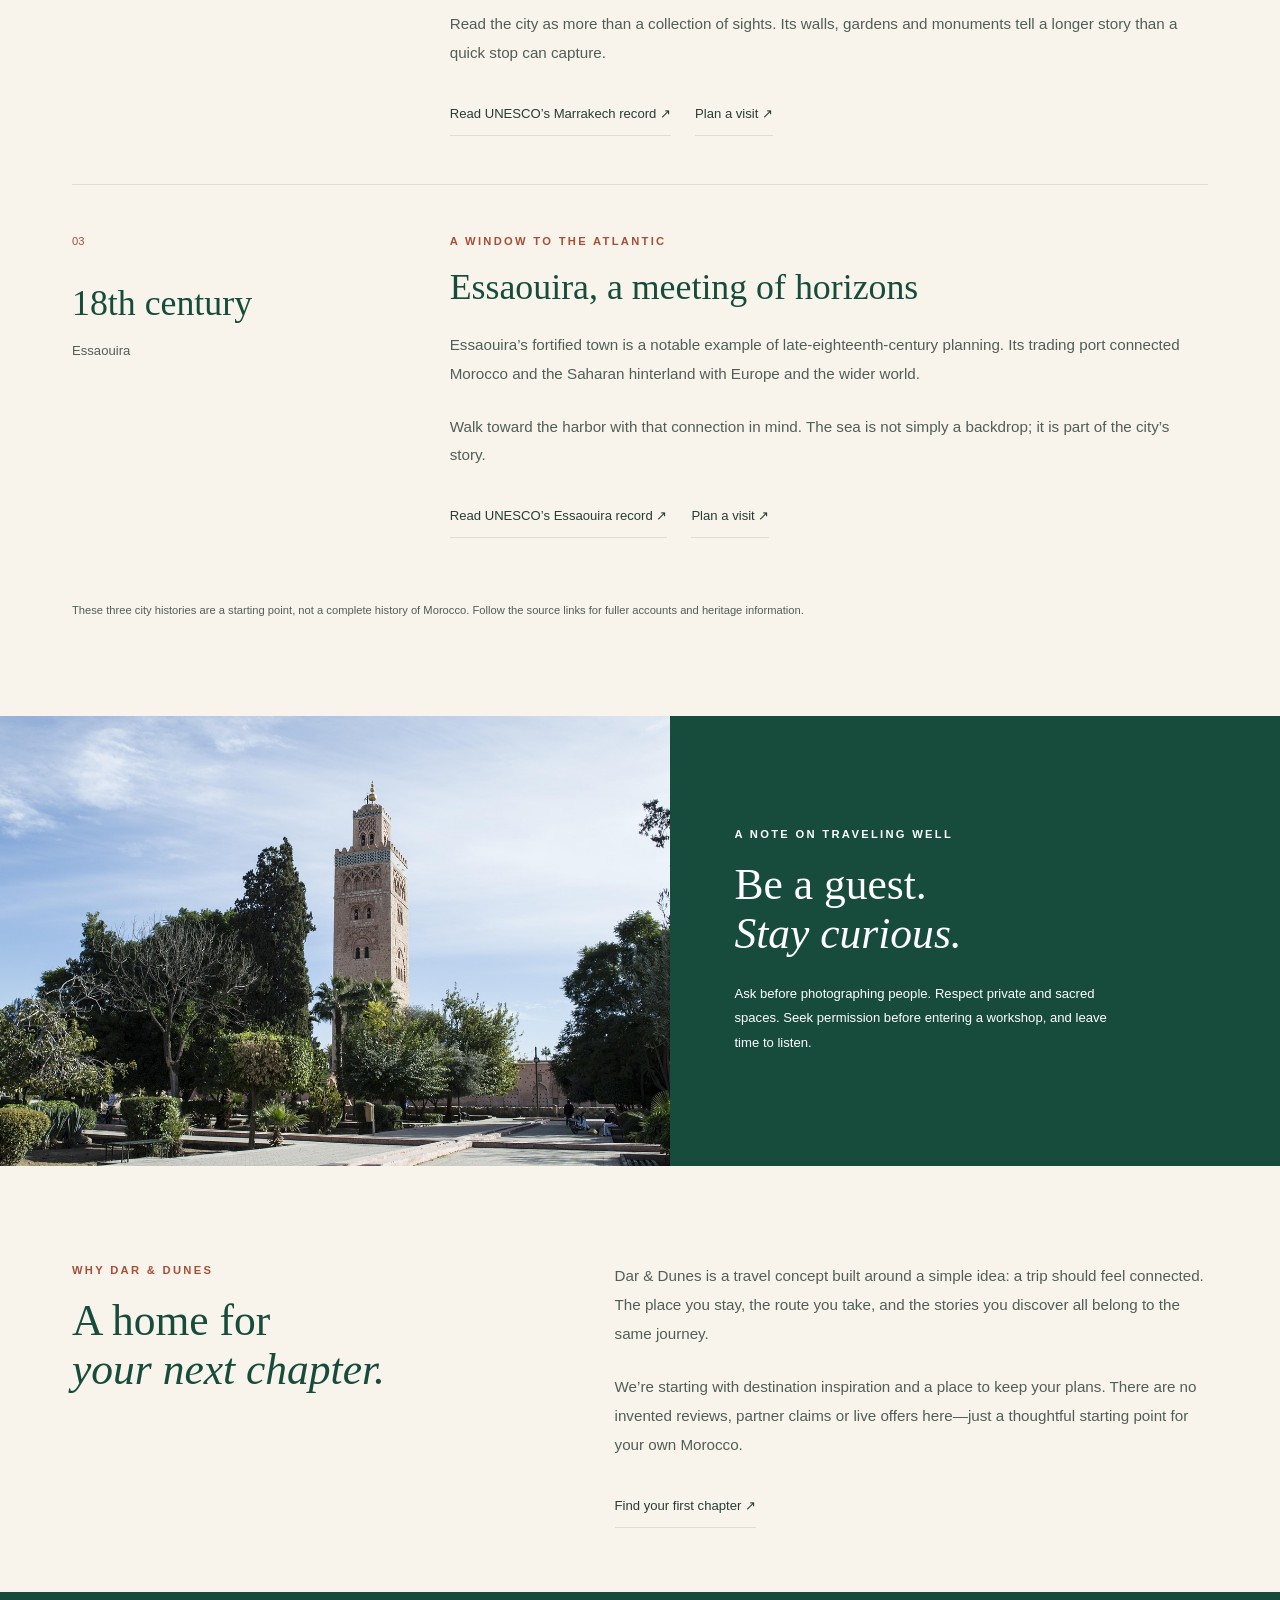
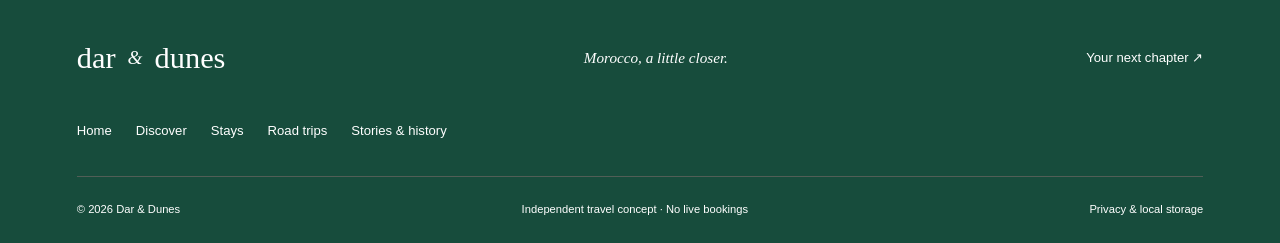
<file: stories.html>
<!DOCTYPE html>
<html lang="en"><head><meta charset="UTF-8"><meta name="viewport" content="width=device-width,initial-scale=1"><meta name="theme-color" content="#174c3c"><meta name="description" content="Read a short introduction to Moroccan heritage, from Fes and Marrakech to the trading port of Essaouira."><title>Stories & History — Dar & Dunes</title><link rel="icon" href="public/favicon.svg" type="image/svg+xml"><link rel="stylesheet" href="styles.css"><script src="site.js" defer></script><script src="motion.js" defer></script></head><body><a class="skip-link" href="#main">Skip to content</a><header class="site-header" data-site-header></header>
<main id="main"><section class="editorial-hero section story-hero"><div class="editorial-intro" data-reveal><p class="eyebrow">04 / THE MOROCCAN NOTEBOOK</p><h1>Every doorway<br><em>has a story.</em></h1><p>Look beyond the beautiful photograph. Morocco’s cities hold layers of history, and a little context can change the way you see them.</p><a class="text-link" href="#history">Turn a page of history <span aria-hidden="true">↓</span></a><div class="chapter-note"><span>READ SLOWLY. TRAVEL CURIOUSLY.</span><span>A short introduction, not the whole story.</span></div></div><div class="postcard-wrap"><div class="postcard" id="morocco-postcard"><div class="postcard-face postcard-front" aria-hidden="false"><img src="public/stock/riad-courtyard.jpg" width="550" height="620" alt="A richly detailed Moroccan arch and doorway"><p>A little closer to Morocco.</p></div><div class="postcard-face postcard-back" aria-hidden="true"><span class="postcard-stamp" aria-hidden="true">D & D<br>MAROC</span><p class="eyebrow">A NOTE FOR THE JOURNEY</p><h2>Dear curious traveler,</h2><p>Take the quieter turn.<br>Ask one more question.<br>Look up at the doorway.<br>Make room for a conversation.</p><p>Some of the best things you bring home won’t fit in a suitcase.</p><span class="postcard-signature">Dar & Dunes</span></div></div><button class="text-link" data-flip aria-expanded="false" aria-controls="morocco-postcard">Turn the postcard ↗</button></div></section>
<section class="section history-section" id="history"><div class="section-heading"><div><p class="eyebrow">THREE WINDOWS INTO THE PAST</p><h2>History you can <em>walk through.</em></h2></div><p class="heading-aside">A brief medina notebook.<br>Historical context from UNESCO.</p></div><div class="history-timeline">
<article class="history-entry" data-reveal><div class="history-date"><span>01</span><strong>9th century</strong><p>Fes</p></div><div><p class="eyebrow">A CITY OF LAYERS</p><h3>Fes, across the centuries</h3><p>Founded in the ninth century, Fes flourished under the Marinids in the thirteenth and fourteenth centuries. Much of the medina’s urban fabric and its major monuments date from that period.</p><p>For a visitor, that history invites a slower way of looking: not just at an individual doorway, but at how residences, fountains and places of learning form a whole city.</p><div class="story-links"><a class="text-link" href="https://whc.unesco.org/en/list/170/" target="_blank" rel="noopener noreferrer">Read UNESCO’s Fes record ↗</a><a class="text-link" href="index.html?destination=Fes#search">Plan a visit ↗</a></div></div></article>
<article class="history-entry" data-reveal><div class="history-date"><span>02</span><strong>1070–1072</strong><p>Marrakech</p></div><div><p class="eyebrow">THE RED CITY, IN CONTEXT</p><h3>Marrakech and the Almoravids</h3><p>UNESCO dates Marrakech’s foundation by the Almoravids to 1070–1072. The city went on to become an important political, economic and cultural center, with influence reaching across North Africa and Andalusia.</p><p>Read the city as more than a collection of sights. Its walls, gardens and monuments tell a longer story than a quick stop can capture.</p><div class="story-links"><a class="text-link" href="https://whc.unesco.org/en/list/331/" target="_blank" rel="noopener noreferrer">Read UNESCO’s Marrakech record ↗</a><a class="text-link" href="index.html?destination=Marrakech#search">Plan a visit ↗</a></div></div></article>
<article class="history-entry" data-reveal><div class="history-date"><span>03</span><strong>18th century</strong><p>Essaouira</p></div><div><p class="eyebrow">A WINDOW TO THE ATLANTIC</p><h3>Essaouira, a meeting of horizons</h3><p>Essaouira’s fortified town is a notable example of late-eighteenth-century planning. Its trading port connected Morocco and the Saharan hinterland with Europe and the wider world.</p><p>Walk toward the harbor with that connection in mind. The sea is not simply a backdrop; it is part of the city’s story.</p><div class="story-links"><a class="text-link" href="https://whc.unesco.org/en/list/753/" target="_blank" rel="noopener noreferrer">Read UNESCO’s Essaouira record ↗</a><a class="text-link" href="index.html?destination=Essaouira#search">Plan a visit ↗</a></div></div></article>
</div><p class="inventory-note">These three city histories are a starting point, not a complete history of Morocco. Follow the source links for fuller accounts and heritage information.</p></section>
<section class="story-interlude" data-reveal><img src="public/stock/marrakech-city.jpg" width="1280" height="700" alt="A view across Marrakech" loading="lazy"><div><p class="eyebrow light">A NOTE ON TRAVELING WELL</p><h2>Be a guest.<br><em>Stay curious.</em></h2><p>Ask before photographing people. Respect private and sacred spaces. Seek permission before entering a workshop, and leave time to listen.</p></div></section>
<section class="section story-manifesto" data-reveal><div><p class="eyebrow">WHY DAR & DUNES</p><h2>A home for<br><em>your next chapter.</em></h2></div><div><p>Dar & Dunes is a travel concept built around a simple idea: a trip should feel connected. The place you stay, the route you take, and the stories you discover all belong to the same journey.</p><p>We’re starting with destination inspiration and a place to keep your plans. There are no invented reviews, partner claims or live offers here—just a thoughtful starting point for your own Morocco.</p><a class="text-link" href="discover.html">Find your first chapter ↗</a></div></section></main><footer data-site-footer></footer></body></html>
</file>
<file: styles.css>
:root{--bg:#f8f4ec;--surface:#fffdf8;--text:#263c34;--muted:#515e56;--accent:#a64f36;--heading:#174c3c;--border:#deded1;--white:#fff;--shade:rgba(12,28,23,.64);--overlay:rgba(12,28,23,.3);--soft:#eee9dd;--danger:#9b302b;--display:Georgia,'Times New Roman',serif;--body:Arial,Helvetica,sans-serif;--xs:.7rem;--sm:.82rem;--base:.95rem;--lg:1.2rem;--xl:clamp(2rem,3.4vw,3rem);--hero:clamp(2.8rem,5.6vw,5.1rem);--r:16px;--round:999px;--shadow:0 12px 36px #263c3412;--shadow-high:0 24px 80px #263c3433;--s1:4px;--s2:8px;--s3:12px;--s4:16px;--s6:24px;--s8:32px;--s12:48px;--s16:64px;--s24:96px}*{box-sizing:border-box}html{scroll-behavior:smooth;scroll-padding-top:var(--s6)}body{margin:0;background:var(--bg);color:var(--text);font-family:var(--body);font-size:var(--base);line-height:1.6}body:has(dialog[open]){overflow:hidden}button,input,select{font:inherit;color:inherit}button,a,input,select{-webkit-tap-highlight-color:transparent}button,a{touch-action:manipulation}button{cursor:pointer}a{color:inherit;text-decoration:none}button{background:none;border:0}button:disabled{opacity:.6;cursor:wait}button:active,.button:active{transform:translateY(1px)}a,button{transition:opacity 160ms ease-out,transform 160ms ease-out}a:hover,button:hover{opacity:.8}:focus-visible{outline:3px solid var(--accent);outline-offset:5px}img{max-width:100%;display:block;object-fit:cover}h1,h2,h3,p{margin:0}h1,h2,h3{font-family:var(--display);font-weight:400;line-height:1.12}h2{font-size:var(--xl);color:var(--heading)}h3{font-size:var(--lg)}h1 em,h2 em{font-weight:400}p{color:var(--muted)}[hidden]{display:none!important}[data-icon]{display:inline-block;flex-shrink:0;width:20px;height:20px;background:currentColor;mask:var(--icon) center/contain no-repeat;-webkit-mask:var(--icon) center/contain no-repeat;vertical-align:middle}.button{display:inline-flex;align-items:center;justify-content:center;gap:var(--s3);background:var(--heading);color:var(--white);border-radius:var(--s2);min-height:48px;padding:var(--s3) var(--s6);font-size:var(--sm);font-weight:600}.button.small{min-height:44px;padding:var(--s2) var(--s4)}.icon-button{display:inline-flex;align-items:center;justify-content:center;width:44px;height:44px;border-radius:var(--round)}.skip-link{position:absolute;left:var(--s4);top:-100px;z-index:100;background:var(--surface);padding:var(--s4)}.skip-link:focus{top:var(--s4)}.site-header{height:100px;display:flex;align-items:center;justify-content:space-between;gap:var(--s6);padding:0 4.5%;position:relative;z-index:5}.brand{display:flex;align-items:center;gap:var(--s3);font-family:var(--display);font-size:1.9rem;line-height:1.2;white-space:nowrap;color:var(--heading)}.brand i{font-size:var(--lg)}.brand small{display:block;font-family:var(--body);font-size:.5rem;letter-spacing:2px;margin-top:var(--s2)}.brand-mark{width:32px;height:40px}.brand-mark svg{width:100%;height:100%;fill:none;stroke:currentColor;stroke-width:1.3}.desktop-nav{display:flex;gap:var(--s8);font-size:var(--sm)}.desktop-nav a{padding:var(--s3) 0}.desktop-nav .active{border-bottom:1px solid var(--accent)}.header-actions{display:flex;align-items:center;gap:var(--s6)}.saved-button{display:flex;align-items:center;gap:var(--s2);min-height:44px;font-size:var(--sm)}.count{background:var(--heading);color:var(--white);border-radius:var(--round);min-width:20px;font-size:var(--xs)}.menu-button{display:none}.mobile-nav{position:absolute;top:88px;left:var(--s4);right:var(--s4);padding:var(--s4);background:var(--surface);border:1px solid var(--border);border-radius:var(--r);box-shadow:var(--shadow-high)}.mobile-nav a,.mobile-nav button{display:block;text-align:left;padding:var(--s3);width:100%}.hero{position:relative;min-height:570px;margin:0 var(--s6);border-radius:var(--r);overflow:hidden;color:var(--white);display:flex;align-items:center}.hero-image,.hero-shade{position:absolute;inset:0;width:100%;height:100%}.hero-image{object-position:center 55%}.hero-shade{background:linear-gradient(90deg,var(--shade),var(--overlay) 72%)}.hero-content{position:relative;padding:var(--s16) 6%;padding-bottom:130px}.eyebrow{font-size:var(--xs);letter-spacing:2.3px;font-weight:600;color:var(--accent);margin-bottom:var(--s4)}.eyebrow.light{color:var(--white)}.little-star{font-size:var(--lg);margin-right:var(--s2)}h1{font-size:var(--hero);letter-spacing:-2px;margin:var(--s6) 0}.hero-content>p:not(.eyebrow){color:var(--white);line-height:1.8}.hero-link{display:inline-flex;gap:var(--s8);align-items:center;min-height:44px;border-bottom:1px solid var(--white);font-size:var(--sm);margin-top:var(--s6)}.hero-location{position:absolute;right:var(--s8);bottom:112px;display:flex;align-items:center;gap:var(--s3);font-size:var(--xs)}.hero-location small{display:block;font-size:.55rem;letter-spacing:1.8px;margin-top:var(--s1)}.hero-index{display:none}.search-wrap{max-width:1120px;margin:-70px auto 0;position:relative;z-index:2;padding:0 var(--s6)}.search-panel{background:var(--surface);border:1px solid var(--border);border-radius:var(--r);box-shadow:var(--shadow);padding:var(--s6) var(--s8)}.search-top{display:flex;align-items:center;justify-content:space-between;gap:var(--s4);border-bottom:1px solid var(--border);margin-bottom:var(--s6)}.search-tabs{display:flex;gap:var(--s8)}.search-tabs button{display:flex;gap:var(--s2);align-items:center;font-size:var(--sm);padding:0 0 var(--s4);min-height:44px;border-bottom:2px solid transparent;white-space:nowrap}.search-tabs button[aria-selected=true]{border-color:var(--accent);color:var(--accent)}.search-note{font-family:var(--display);font-style:italic;color:var(--muted);font-size:var(--sm)}#search-form{display:grid;grid-template-columns:1.5fr 1fr 1fr .9fr auto;align-items:center;gap:var(--s4)}.field{min-width:0;border-right:1px solid var(--border);padding-right:var(--s4)}.field-label{display:flex;align-items:center;gap:var(--s2);font-size:var(--sm);font-weight:600;margin-bottom:var(--s1)}.field-label [data-icon]{width:16px;height:16px}input,select{width:100%;min-width:0;min-height:44px;border:0;background:transparent;font-size:var(--sm)}input[type=date]{min-width:0}select{cursor:pointer}.guest-field{border:0}.search-submit{background:var(--accent);padding:var(--s4) var(--s6)}.form-error{grid-column:1/-1;color:var(--danger);font-size:var(--sm)}.under-search{display:flex;justify-content:space-between;gap:var(--s4);padding:var(--s6) var(--s2);font-size:var(--xs);color:var(--muted)}.under-search>span:first-child{display:flex;gap:var(--s2);align-items:center}.under-search i{padding:0 var(--s2)}.section{max-width:1200px;padding:var(--s16) var(--s8);margin:auto}.section-heading{display:flex;justify-content:space-between;align-items:flex-end;gap:var(--s8);margin-bottom:var(--s8)}.text-link{font-size:var(--sm);display:inline-flex;align-items:center;gap:var(--s6);min-height:44px;border-bottom:1px solid var(--border);white-space:nowrap}.destination-grid{display:grid;grid-template-columns:repeat(4,minmax(0,1fr));gap:var(--s6)}.destination-card{position:relative;min-width:0}.destination-photo{position:relative;height:270px;overflow:hidden;border-radius:120px 120px var(--r) var(--r);background:var(--soft)}.destination-photo>a{display:block;height:100%}.destination-photo img{width:100%;height:100%;transition:transform 320ms ease-out}.destination-photo>a:hover img{transform:scale(1.04)}.save-destination{position:absolute;right:var(--s3);bottom:var(--s3);background:var(--surface);box-shadow:var(--shadow)}.save-destination[aria-pressed=true]{color:var(--accent);background:var(--bg)}.destination-info{display:flex;align-items:center;justify-content:space-between;gap:var(--s2);margin-top:var(--s4)}.destination-info h3{font-size:1.5rem}.destination-info p{font-size:var(--xs);margin-top:var(--s1)}.destination-info>a{min-width:44px;min-height:44px;display:grid;place-items:center}.heading-aside{font-size:var(--sm);line-height:1.8}.journeys{padding-top:var(--s8)}.journey-grid{display:grid;grid-template-columns:1.2fr 1fr;gap:var(--s6)}.journey-card{position:relative;height:330px;border-radius:var(--r);overflow:hidden;color:var(--white)}.journey-card:after{content:'';position:absolute;inset:0;background:linear-gradient(0deg,var(--shade),transparent 95%)}.journey-card>img{width:100%;height:100%}.journey-overlay{position:absolute;left:var(--s8);bottom:var(--s8);z-index:1;padding-right:var(--s12)}.journey-overlay .eyebrow{font-size:.6rem}.journey-overlay h3{font-size:2rem;margin:var(--s3) 0}.journey-overlay p{color:var(--white);font-size:var(--sm)}.round-arrow{position:absolute;right:var(--s6);bottom:var(--s8);z-index:1;width:40px;height:40px;display:grid;place-items:center;border:1px solid var(--white);border-radius:var(--round)}.inventory-note{font-size:var(--xs);margin-top:var(--s4)}.road-section{max-width:1136px;display:grid;grid-template-columns:1.1fr 1fr;margin:var(--s8) auto var(--s8);background:var(--soft);border-radius:var(--r);overflow:hidden}.road-image{position:relative;min-height:470px}.road-image>img{height:100%;width:100%;position:absolute}.road-image:after{content:'';position:absolute;inset:60% 0 0;background:linear-gradient(transparent,var(--shade))}.photo-caption{position:absolute;bottom:var(--s8);left:var(--s8);right:var(--s8);z-index:1;color:var(--white);font-size:var(--xs)}.road-copy{position:relative;padding:var(--s12);overflow:hidden}.road-copy>p:not(.eyebrow){margin:var(--s6) 0;font-size:var(--sm);max-width:340px}.road-copy small{display:block;margin-top:var(--s4);font-size:var(--xs);color:var(--muted)}.line-art{position:absolute;right:var(--s6);top:var(--s4);font-size:4rem;color:var(--border)}.philosophy{text-align:center;padding-top:var(--s24);padding-bottom:var(--s24)}.ornament{font-size:2rem;display:block;color:var(--accent);margin-bottom:var(--s6)}.philosophy>p:not(.eyebrow){max-width:570px;margin:var(--s6) auto;font-size:var(--sm);line-height:1.9}.values{display:flex;justify-content:center;gap:var(--s12);margin-top:var(--s8);font-size:var(--xs)}.values>span{display:flex;align-items:center;gap:var(--s3)}footer{background:var(--heading);color:var(--white);padding:var(--s12) 6% var(--s6)}.footer-top,.footer-bottom{display:flex;justify-content:space-between;align-items:center;gap:var(--s6)}.footer-top{padding-bottom:var(--s8)}.footer-brand{color:var(--white)}.footer-top p{color:var(--white);font-family:var(--display);font-style:italic}.footer-top>a:last-child{font-size:var(--sm)}.footer-bottom{border-top:1px solid var(--muted);padding-top:var(--s6);font-size:var(--xs)}.footer-bottom button{color:var(--white);min-height:44px}dialog{border:1px solid var(--border);border-radius:var(--r);background:var(--surface);color:var(--text);width:min(640px,calc(100% - 32px));max-height:85dvh;padding:var(--s8);box-shadow:var(--shadow-high)}dialog::backdrop{background:var(--shade)}.dialog-close{position:absolute;right:var(--s3);top:var(--s3);background:var(--surface);z-index:1}#dialog-body h2{padding-right:var(--s8);font-size:2rem;margin-bottom:var(--s4)}#dialog-body p{margin:var(--s4) 0;font-size:var(--sm)}.dialog-photo{width:100%;height:220px;border-radius:var(--r);margin-bottom:var(--s6)}.dialog-actions{display:flex;gap:var(--s3);flex-wrap:wrap;margin-top:var(--s6)}.secondary{background:var(--soft);color:var(--text)}.detail-meta{padding:var(--s4);border-radius:var(--r);background:var(--soft);font-size:var(--sm)}.collection-item{display:flex;align-items:center;justify-content:space-between;gap:var(--s4);border-top:1px solid var(--border);padding:var(--s4) 0}.collection-item h3{font-family:var(--body);font-size:var(--base);font-weight:600}.collection-item p{margin:var(--s1) 0!important}.collection-item button{color:var(--accent);min-height:44px;font-size:var(--sm)}.toast{position:fixed;bottom:var(--s6);left:50%;transform:translateX(-50%);z-index:20;background:var(--heading);color:var(--white);border-radius:var(--r);padding:var(--s4) var(--s6);box-shadow:var(--shadow-high);width:max-content;max-width:calc(100% - 32px);font-size:var(--sm)}.loading-bar{height:100px;background:var(--soft);border-radius:var(--r);animation:pulse 800ms ease-out infinite alternate}@keyframes pulse{to{opacity:.5}}@media(min-width:1500px){.hero{max-width:1500px;margin-left:auto;margin-right:auto}.site-header{max-width:1580px;margin:auto}}@media(max-width:1100px){.desktop-nav{gap:var(--s4)}.header-actions{gap:var(--s3)}.saved-label{display:none}.site-header{padding:0 var(--s6)}.search-note{display:none}.road-section{margin-left:var(--s8);margin-right:var(--s8)}#search-form{gap:var(--s3)}.field{padding-right:var(--s2)}.search-panel{padding:var(--s6)}.search-submit{padding:var(--s4)}.destination-photo{height:230px}}@media(max-width:800px){.desktop-nav{display:none}.menu-button{display:inline-flex}.site-header{height:88px}.hero{margin:0 var(--s4);min-height:560px}.hero-content{padding:var(--s12) var(--s8) 140px}.hero-location{bottom:90px;right:var(--s8)}.search-wrap{margin-top:-60px}.search-panel{padding:var(--s6)}#search-form{grid-template-columns:1fr 1fr}.destination-field{grid-column:1/-1;border-bottom:1px solid var(--border);border-right:0;padding-bottom:var(--s2)}.guest-field{border-right:1px solid var(--border)}.search-submit{width:100%}.field{border-right:0}.search-tabs{gap:var(--s6)}.search-top{margin-bottom:var(--s4)}.under-search>span:last-child{display:none}.section{padding:var(--s12) var(--s6)}.section-heading{align-items:flex-start}.destination-grid{grid-template-columns:repeat(2,minmax(0,1fr))}.destination-photo{height:290px}.journey-grid{grid-template-columns:1fr 1fr}.journey-card{height:300px}.journey-overlay{left:var(--s6);bottom:var(--s6);padding-right:var(--s6)}.journey-overlay h3{font-size:1.5rem}.round-arrow{display:none}.heading-aside{display:none}.road-section{margin:var(--s6);grid-template-columns:1fr 1fr}.road-copy{padding:var(--s8)}.road-image{min-height:440px}.values{gap:var(--s6)}.footer-bottom{flex-wrap:wrap}.footer-top p{display:none}}@media(max-width:480px){.site-header{padding:0 var(--s4);gap:var(--s2)}.brand{font-size:1.5rem;gap:var(--s2)}.brand-mark{width:26px}.brand small{font-size:.4rem;letter-spacing:1.3px}.header-actions{gap:var(--s1)}.header-actions>.button{display:none}.hero{min-height:530px}.hero-content{padding:var(--s12) var(--s6) 145px}.hero-content p:not(.eyebrow){font-size:var(--sm)}.hero-content p br{display:none}.hero-content h1{letter-spacing:-1.7px}.eyebrow{font-size:.6rem;letter-spacing:1.8px}.hero-location{left:var(--s6);right:var(--s6);bottom:86px}.hero-location small{font-size:.5rem}.search-wrap{padding:0 var(--s6);margin-top:-60px}.search-panel{padding:var(--s4)}.search-tabs{width:100%;gap:var(--s3);justify-content:space-between}.search-tabs button{font-size:.65rem;gap:var(--s1)}.search-tabs [data-icon]{width:15px;height:15px}.field-label,input,select{font-size:var(--xs)}.search-submit{font-size:var(--xs);min-height:48px}.under-search{font-size:.65rem;padding:var(--s4) 0}.section-heading{flex-direction:column;gap:var(--s4)}.section-heading .eyebrow{margin-bottom:var(--s3)}.section{padding:var(--s8) var(--s6)}.destination-grid{gap:var(--s6) var(--s4)}.destination-photo{height:205px}.destination-info h3{font-size:var(--lg)}.destination-info p{font-size:.65rem}.destination-info>a{min-width:24px}.journey-grid{grid-template-columns:1fr}.journey-card{height:280px}.journey-overlay h3{font-size:2rem}.road-section{grid-template-columns:1fr;margin-top:var(--s8)}.road-image{min-height:240px}.road-copy{padding:var(--s8)}.road-copy h2 br{display:none}.road-copy h2{max-width:280px}.values{flex-direction:column;align-items:center;gap:var(--s4)}.philosophy{padding-top:var(--s16);padding-bottom:var(--s16)}.footer-top{flex-wrap:wrap}.footer-bottom{flex-direction:column;align-items:flex-start;gap:var(--s2)}dialog{padding:var(--s6)}.dialog-photo{height:170px}.collection-item{align-items:flex-start}.detail-meta{overflow-wrap:anywhere}}@media(prefers-reduced-motion:reduce){html{scroll-behavior:auto}*,*::before,*::after{animation:none!important;transition:none!important}}

.hero-content{background:linear-gradient(90deg,var(--shade),transparent);border-radius:var(--r)}.hero-location,.photo-caption{background:var(--heading);padding:var(--s2) var(--s3);border-radius:var(--s2)}.journey-overlay{left:0;right:0;bottom:0;padding:var(--s6) var(--s8);background:var(--heading)}.journey-card:after{pointer-events:none}.journey-card .round-arrow{bottom:var(--s6)}.road-copy h2 br::after,.hero-content p br::after{content:' '}.saved-button{min-width:44px;justify-content:center}.destination-info>a{min-width:44px}.journey-card:hover{opacity:1}.journey-card:hover img{transform:scale(1.02)}.hero-content>p:not(.eyebrow),.hero-link{background:var(--heading);width:fit-content;padding:var(--s2);border-radius:var(--s1)}.hero-content>h1,.hero-content>.eyebrow{color:var(--white);text-shadow:0 2px 8px var(--heading)}@media(max-width:480px){.journey-overlay{padding:var(--s6)}.hero-location{font-size:.65rem}.hero-content{padding-bottom:165px}.hero-content>p:not(.eyebrow){max-width:260px}.road-copy h2 br{display:initial}}

:root{--motion-fast:180ms;--motion-enter:360ms;--motion-exit:240ms;--display-medium:clamp(1.5rem,2.8vw,2.25rem);--page-display:clamp(2.6rem,5vw,4.5rem);--page-shadow:0 20px 44px #263c341a}figure{margin:0}.footer-nav{display:flex;gap:var(--s6);flex-wrap:wrap;margin-bottom:var(--s6);font-size:var(--sm)}.footer-nav a{min-height:44px;display:inline-flex;align-items:center}.editorial-hero{display:grid;grid-template-columns:1.1fr 1fr;align-items:center;gap:var(--s16);padding-top:var(--s12);padding-bottom:var(--s16)}.editorial-intro h1,.road-hero h1{font-size:var(--page-display);color:var(--heading);line-height:1.08;letter-spacing:-2px}.editorial-intro>p:not(.eyebrow){max-width:420px;font-size:var(--base);line-height:1.9}.editorial-intro>.button,.editorial-intro>.text-link{margin-top:var(--s8)}.editorial-photo{position:relative;height:540px;box-shadow:var(--page-shadow)}.editorial-photo img{width:100%;height:100%}.arch-photo{border-radius:240px 240px var(--r) var(--r);overflow:hidden}.editorial-photo figcaption{position:absolute;bottom:var(--s6);left:var(--s6);right:var(--s6);background:var(--heading);color:var(--white);padding:var(--s3);border-radius:var(--s2);text-align:center;font-size:var(--xs)}.chapter-note{margin-top:var(--s12);padding-top:var(--s6);border-top:1px solid var(--border);display:flex;flex-direction:column;gap:var(--s2);font-size:var(--xs)}.chapter-note span:first-child{letter-spacing:2px;color:var(--accent)}.chapter-note span:last-child{font-family:var(--display);font-style:italic;font-size:var(--base)}.discovery-controls{display:flex;justify-content:space-between;gap:var(--s6);align-items:flex-end}.filter-group{display:flex;gap:var(--s2);flex-wrap:wrap}.filter-chip{border:1px solid var(--border);border-radius:var(--round);min-height:44px;padding:var(--s2) var(--s4);font-size:var(--sm);background:var(--surface)}.filter-chip[aria-pressed=true]{background:var(--heading);border-color:var(--heading);color:var(--white)}.search-destinations{display:block;min-width:190px;font-size:var(--xs);font-weight:600}.search-destinations input{display:block;border-bottom:1px solid var(--border);padding:var(--s2) 0}.result-count{font-size:var(--xs);margin:var(--s6) 0}.guide-grid{display:grid;grid-template-columns:repeat(3,minmax(0,1fr));gap:var(--s6)}.guide-card{background:var(--surface);border:1px solid var(--border);border-radius:var(--r);overflow:hidden;min-width:0}.guide-card>img{width:100%;height:230px}.guide-copy{padding:var(--s6)}.guide-copy h3{font-size:var(--display-medium);color:var(--heading)}.guide-copy>p:not(.eyebrow){font-size:var(--sm);margin:var(--s4) 0;line-height:1.8}.guide-copy .text-link{white-space:normal}.text-guide{background:var(--soft);display:flex;flex-direction:column;justify-content:space-between}.place-number{font-family:var(--display);font-size:var(--page-display);color:var(--accent);padding:var(--s6) var(--s6) 0}.empty-panel{padding:var(--s12);border:1px dashed var(--border);border-radius:var(--r);text-align:center}.empty-panel p{margin:var(--s4) 0 var(--s6)}.chapter-banner{background:var(--heading);color:var(--white);border-radius:var(--r);display:flex;align-items:center;justify-content:space-between;gap:var(--s8);max-width:1136px;margin:var(--s12) auto var(--s16);padding:var(--s12);position:relative;overflow:hidden}.chapter-banner h2{color:var(--white)}.paper-button{background:var(--bg);color:var(--heading);flex-shrink:0}.stay-editorial{display:grid;grid-template-columns:1fr 1fr;gap:var(--s12);align-items:center;margin-bottom:var(--s16)}.stay-editorial>img{height:430px;width:100%;border-radius:var(--r)}.stay-editorial.reverse>img{order:2}.stay-editorial h3,.stay-note h3{font-size:var(--display-medium);color:var(--heading);margin:var(--s4) 0}.stay-editorial p,.stay-note p{font-size:var(--sm);line-height:1.9}.editorial-number{font-size:var(--xs);letter-spacing:2px;color:var(--accent)}.detail-list{list-style:none;padding:0;margin:var(--s6) 0}.detail-list li{font-size:var(--sm);padding:var(--s3) 0;border-bottom:1px solid var(--border)}.detail-list li::before{content:'＋';color:var(--accent);margin-right:var(--s3)}.stay-note{display:grid;grid-template-columns:.6fr 1.8fr 1fr;gap:var(--s8);align-items:center;border-block:1px solid var(--border);padding:var(--s8) 0}.faq-section{display:grid;grid-template-columns:1fr 1fr;gap:var(--s12)}.faq-section>div>p:not(.eyebrow){margin-top:var(--s6);font-size:var(--sm)}.faq-list details{border-bottom:1px solid var(--border);padding:var(--s4) 0}.faq-list summary{cursor:pointer;min-height:44px;font-size:var(--base);padding:var(--s2) var(--s6) var(--s2) 0;line-height:1.8}.faq-list details p{font-size:var(--sm);line-height:1.9;margin:var(--s3) 0 var(--s4)}.road-hero{text-align:center;padding-top:var(--s8);padding-bottom:0}.road-hero p{line-height:1.8}.road-hero .button{margin-top:var(--s6)}.wide-landscape{position:relative;margin-top:var(--s12);border-radius:var(--r);overflow:hidden}.wide-landscape img{height:380px;width:100%}.wide-landscape figcaption{position:absolute;bottom:var(--s6);left:var(--s6);background:var(--heading);color:var(--white);padding:var(--s3) var(--s4);border-radius:var(--s2);font-size:var(--xs)}.road-ribbon{padding:var(--s8) 0;display:flex;justify-content:space-around;gap:var(--s4);border-bottom:1px solid var(--border);color:var(--accent);font-size:var(--xs);letter-spacing:2px}.route-choices{margin-bottom:var(--s8)}.route-panel{display:grid;grid-template-columns:1fr 1.2fr;border:1px solid var(--border);border-radius:var(--r);overflow:hidden}.route-overview{background:var(--soft);padding:var(--s8)}.route-overview h3{font-size:var(--display-medium)}.route-overview>p:not(.eyebrow){font-size:var(--sm);line-height:1.9;margin:var(--s6) 0}.route-overview .route-stops{color:var(--heading);font-weight:600}.route-timeline{list-style:none;padding:var(--s8);margin:0}.route-timeline li{display:flex;gap:var(--s6);padding:0 0 var(--s8);position:relative}.route-timeline li:last-child{padding-bottom:0}.route-timeline li>span{flex-shrink:0;width:40px;height:40px;border-radius:var(--round);border:1px solid var(--border);display:grid;place-items:center;color:var(--accent);font-size:var(--xs);font-variant-numeric:tabular-nums}.route-timeline h3{margin:var(--s2) 0 var(--s3)}.route-timeline p{font-size:var(--sm);line-height:1.8}.road-checklist{display:grid;grid-template-columns:1fr 1.3fr;gap:var(--s12)}.checklist-grid{display:grid;grid-template-columns:1fr 1fr;gap:var(--s8)}.checklist-grid article>span{display:block;color:var(--accent);font-size:var(--xs);margin-bottom:var(--s4)}.checklist-grid p{font-size:var(--sm);line-height:1.8;margin-top:var(--s3)}.postcard-wrap{perspective:1400px;min-width:0}.postcard{position:relative;min-height:520px;transform-style:preserve-3d;transition:transform var(--motion-enter) ease-out}.postcard.is-flipped{transform:rotateY(180deg)}.postcard-face{position:absolute;inset:0;backface-visibility:hidden;border:1px solid var(--border);padding:var(--s4);background:var(--surface);box-shadow:var(--page-shadow);border-radius:var(--s2)}.postcard-front img{height:calc(100% - 48px);width:100%}.postcard-front p{font-family:var(--display);font-style:italic;text-align:center;padding-top:var(--s4)}.postcard-back{transform:rotateY(180deg);padding:var(--s8);display:flex;flex-direction:column;justify-content:center}.postcard-back h2{font-size:var(--display-medium);margin-bottom:var(--s6)}.postcard-back>p:not(.eyebrow){font-family:var(--display);line-height:1.9;margin-bottom:var(--s4)}.postcard-stamp{align-self:flex-end;border:1px dashed var(--accent);padding:var(--s2);color:var(--accent);font-size:var(--xs);text-align:center;margin-bottom:var(--s4)}.postcard-signature{font-family:var(--display);font-style:italic;color:var(--accent);font-size:var(--lg)}.postcard-wrap>.text-link{margin-top:var(--s6)}.history-entry{display:grid;grid-template-columns:1fr 2.3fr;gap:var(--s12);border-top:1px solid var(--border);padding:var(--s12) 0}.history-date>span{font-size:var(--xs);color:var(--accent);display:block;margin-bottom:var(--s6)}.history-date strong{font-family:var(--display);font-size:var(--display-medium);font-weight:400;color:var(--heading)}.history-date p{margin-top:var(--s2);font-size:var(--sm)}.history-entry h3{font-size:var(--display-medium);color:var(--heading)}.history-entry>div:last-child>p:not(.eyebrow){margin-top:var(--s6);line-height:1.9;font-size:var(--base)}.story-links{display:flex;flex-wrap:wrap;gap:var(--s6);margin-top:var(--s6)}.story-links .text-link{white-space:normal}.story-interlude{display:grid;grid-template-columns:1.1fr 1fr;background:var(--heading);color:var(--white);margin:var(--s8) 0}.story-interlude img{width:100%;height:100%;min-height:450px}.story-interlude>div{padding:var(--s16);align-self:center}.story-interlude h2,.story-interlude p{color:var(--white)}.story-interlude p:not(.eyebrow){max-width:400px;margin-top:var(--s6);font-size:var(--sm);line-height:1.9}.story-manifesto{display:grid;grid-template-columns:1fr 1.2fr;gap:var(--s12);padding-block:var(--s16)}.story-manifesto p:not(.eyebrow){margin-bottom:var(--s6);line-height:1.9}.home-chapters{display:grid;grid-template-columns:1.15fr 1fr;background:var(--soft);border-radius:var(--r);overflow:hidden;max-width:1136px;margin:var(--s12) auto}.home-chapters>img{height:100%;min-height:350px;width:100%}.home-chapters>div{padding:var(--s12)}.home-chapters p:not(.eyebrow){margin:var(--s6) 0;font-size:var(--sm)}@media(min-width:801px) and (max-width:1180px){.desktop-nav{gap:var(--s3);font-size:var(--xs)}.header-actions>.button{display:none}}@media(max-width:1000px){.editorial-hero{gap:var(--s8)}.editorial-photo{height:480px}.guide-grid{grid-template-columns:repeat(2,minmax(0,1fr))}.chapter-banner,.home-chapters{margin-left:var(--s6);margin-right:var(--s6)}.stay-note{grid-template-columns:1fr 2fr}.stay-note>.button{grid-column:2}.story-interlude>div{padding:var(--s8)}.postcard{min-height:540px}.discovery-controls{align-items:stretch;flex-direction:column}.search-destinations{max-width:350px}}@media(max-width:768px){.editorial-hero{padding-top:var(--s8);grid-template-columns:1fr 1fr;gap:var(--s6)}.editorial-photo{height:440px}.editorial-intro h1,.road-hero h1{letter-spacing:-1px}.chapter-note{margin-top:var(--s6)}.stay-editorial{gap:var(--s6)}.stay-editorial>img{height:370px}.faq-section,.road-checklist{grid-template-columns:1fr;gap:var(--s8)}.route-panel{grid-template-columns:1fr 1.15fr}.route-overview,.route-timeline{padding:var(--s6)}.chapter-banner{padding:var(--s8)}.chapter-banner h2{font-size:var(--display-medium)}.story-hero{grid-template-columns:1fr 1fr}.postcard{min-height:530px}.postcard-back{padding:var(--s6)}.postcard-back .eyebrow{font-size:var(--xs);letter-spacing:1px}.history-entry{gap:var(--s8)}.story-manifesto{gap:var(--s8)}.home-chapters>div{padding:var(--s8)}}@media(max-width:600px){.editorial-hero,.story-hero{grid-template-columns:1fr;gap:var(--s8)}.editorial-intro{max-width:480px}.editorial-photo{height:410px;max-width:420px;width:100%;justify-self:center}.chapter-note{display:none}.guide-grid{grid-template-columns:1fr}.guide-card>img{height:240px}.guide-copy{padding:var(--s6)}.chapter-banner{flex-direction:column;align-items:flex-start;margin-block:var(--s8)}.stay-editorial{grid-template-columns:1fr;margin-bottom:var(--s12)}.stay-editorial>img{height:280px}.stay-editorial.reverse>img{order:0}.stay-note{grid-template-columns:1fr;gap:var(--s4)}.stay-note>.button{grid-column:auto;justify-self:start}.wide-landscape img{height:270px}.wide-landscape figcaption{left:var(--s4);right:var(--s4);font-size:var(--xs)}.road-ribbon{letter-spacing:0;gap:var(--s2);font-size:var(--xs)}.road-ribbon span[aria-hidden]{display:none}.route-panel{grid-template-columns:1fr}.route-choices{gap:var(--s2)}.checklist-grid{gap:var(--s6)}.postcard{min-height:500px}.postcard-wrap{max-width:420px;width:100%;justify-self:center}.postcard-back{padding:var(--s8)}.history-entry{grid-template-columns:1fr;gap:var(--s6);padding:var(--s8) 0}.history-date>span{display:inline;margin-right:var(--s4)}.history-date p{display:inline;margin-left:var(--s4)}.history-date strong{font-size:var(--lg)}.story-interlude,.story-manifesto{grid-template-columns:1fr}.story-interlude img{height:290px;min-height:0}.story-interlude>div{padding:var(--s8) var(--s6)}.story-manifesto{gap:var(--s6)}.home-chapters{grid-template-columns:1fr}.home-chapters>img{min-height:0;height:240px}.home-chapters>div{padding:var(--s8)}.footer-nav{gap:var(--s2) var(--s6)}.empty-panel{padding:var(--s8) var(--s4)}}

main{animation:page-in var(--motion-enter) ease-out both}.faq-list details:not([open])>p{display:none}@keyframes page-out{to{opacity:0;transform:translateY(-6px)}}@keyframes page-in{from{opacity:0;transform:translateY(12px)}to{opacity:1;transform:translateY(0)}}@keyframes panel-enter{from{opacity:.3;transform:translateY(8px)}to{opacity:1;transform:translateY(0)}}.editorial-intro,.road-hero>div,.hero-content{animation:page-in var(--motion-enter) ease-out both}.route-panel:not([hidden]),.guide-card:not([hidden]),details[open]>p,dialog[open]{animation:panel-enter var(--motion-enter) ease-out both}.button,.filter-chip,.guide-card,.destination-card,[data-tilt]{transition:transform var(--motion-fast) ease-out,opacity var(--motion-fast) ease-out}.is-tilting{transform:perspective(1100px) rotateX(var(--tilt-x,0deg)) rotateY(var(--tilt-y,0deg)) translateY(-3px)}.desktop-nav a{position:relative}.desktop-nav a::after{content:'';position:absolute;left:0;right:0;bottom:0;height:1px;background:var(--accent);transform:scaleX(0);transform-origin:left;transition:transform var(--motion-fast) ease-out}.desktop-nav a:hover::after{transform:scaleX(1)}.desktop-nav a.active::after{display:none}.loading-bar{animation-iteration-count:3}a:focus-visible,button:focus-visible,summary:focus-visible{outline:3px solid var(--accent);outline-offset:5px}footer :focus-visible,.chapter-banner :focus-visible{outline-color:var(--white)}.postcard-face[aria-hidden=true]{visibility:hidden}.postcard-face{transition:visibility var(--motion-fast) step-end}.postcard-face[aria-hidden=false]{transition:visibility 0s}.postcard-back{overflow:auto}@media(hover:hover) and (pointer:fine){.button:hover{opacity:1;transform:translateY(-3px)}.button:active{transform:translateY(0)}.filter-chip:hover{transform:translateY(-2px)}.guide-card:hover,.destination-card:hover{box-shadow:var(--shadow)}.journey-card img{transition:transform var(--motion-enter) ease-out}.journey-card:hover img{transform:scale(1.035)}}@media(prefers-reduced-motion:reduce){::view-transition-old(root),::view-transition-new(root){animation:none!important}*,*::before,*::after{scroll-behavior:auto!important;animation:none!important;transition:none!important}.is-tilting{transform:none}.postcard.is-flipped{transform:none}.postcard-back{transform:none}.postcard-front[aria-hidden=true],.postcard-back[aria-hidden=true]{display:none}.button:hover,.filter-chip:hover,.journey-card:hover img,.destination-photo>a:hover img{transform:none}}
</file>
